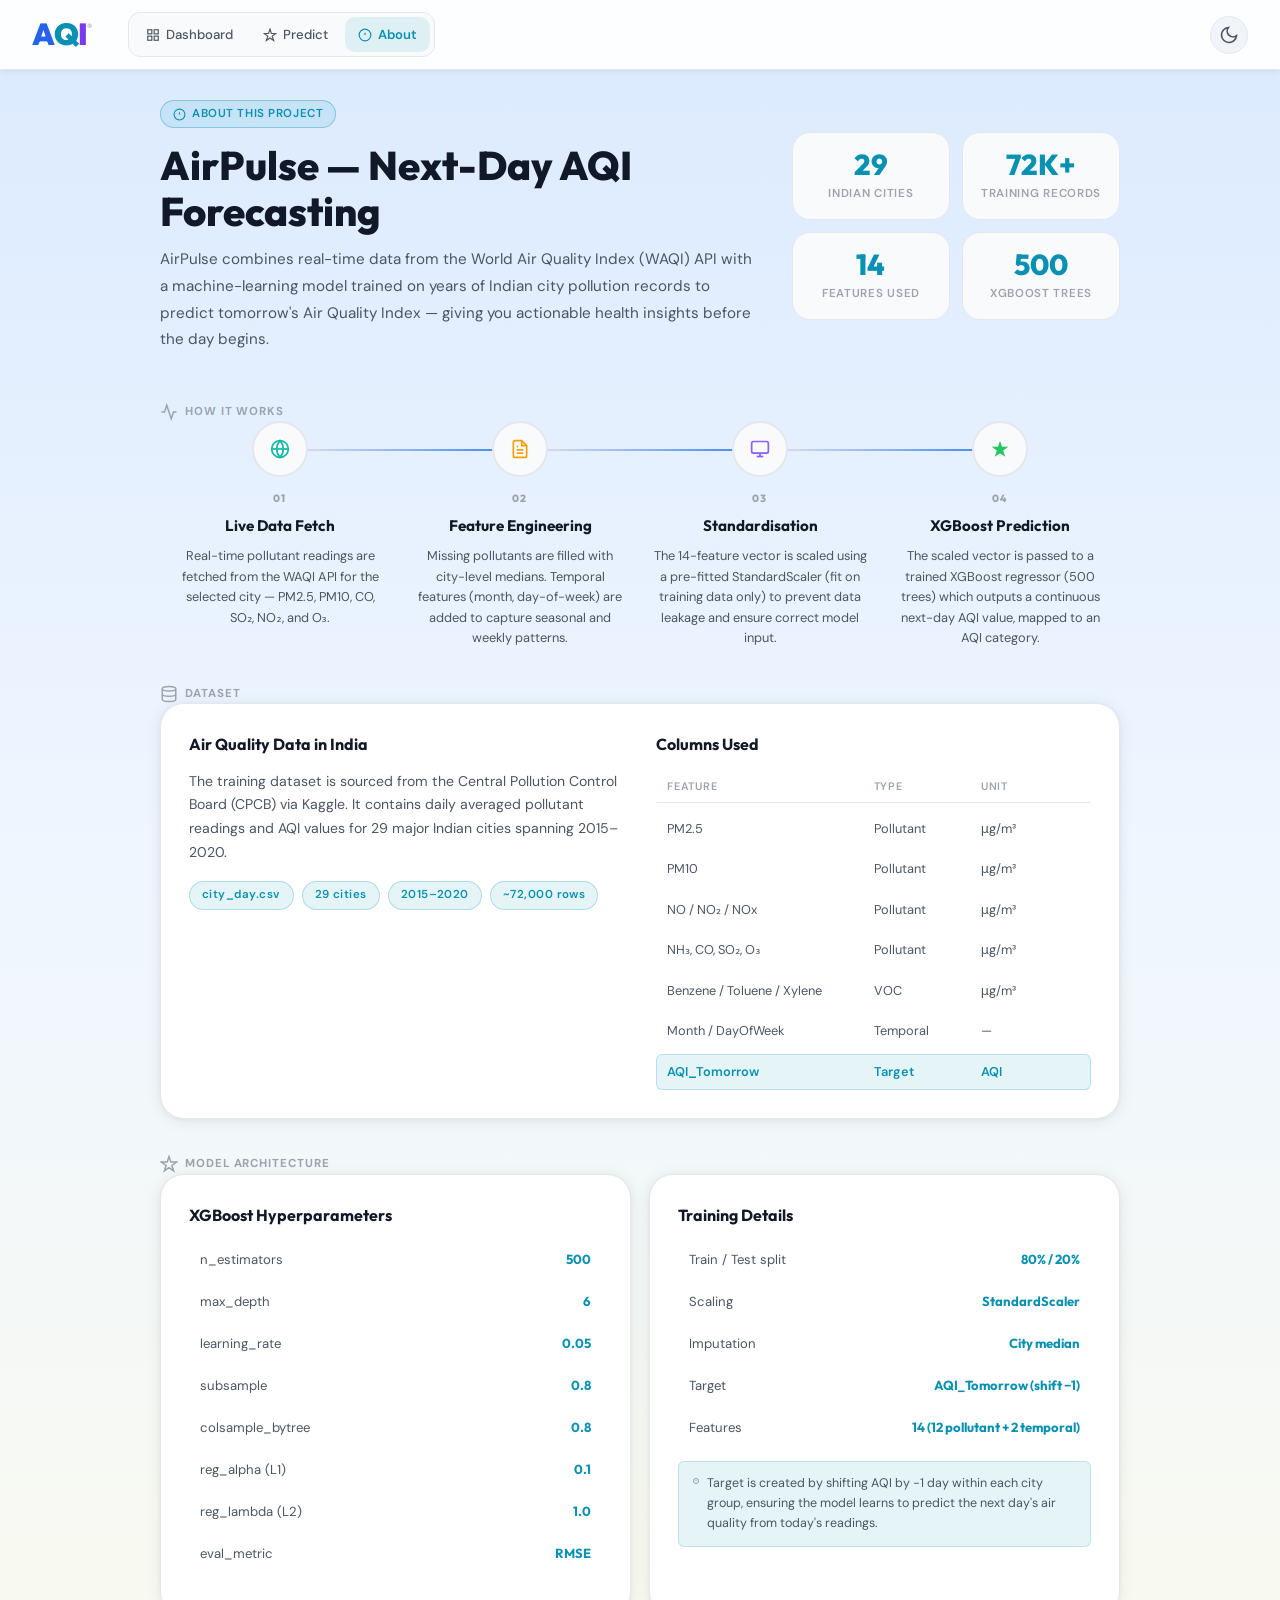
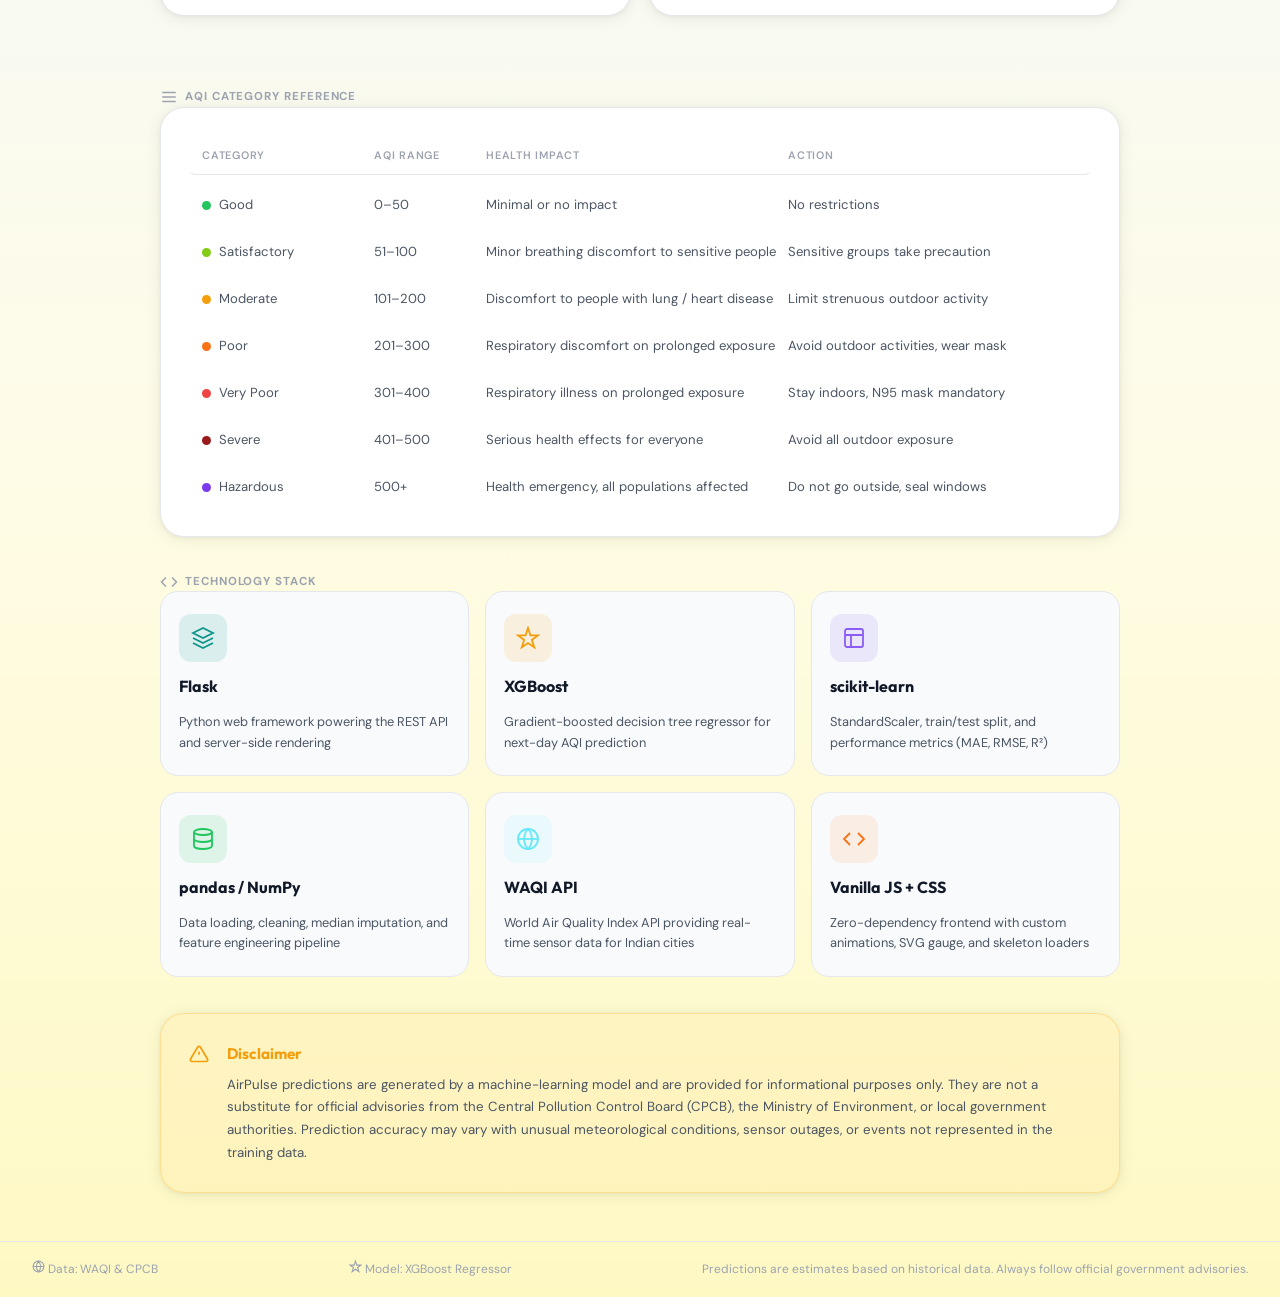
<file: templates/about.html>
<!DOCTYPE html>
<html lang="en" data-theme="light">
<head>
  <meta charset="UTF-8" />
  <meta name="viewport" content="width=device-width, initial-scale=1.0" />
  <title>About — AQI India</title>
  <link rel="preconnect" href="https://fonts.googleapis.com" />
  <link rel="preconnect" href="https://fonts.gstatic.com" crossorigin />
  <link href="https://fonts.googleapis.com/css2?family=Outfit:wght@300;400;500;600;700;800&family=DM+Sans:ital,wght@0,300;0,400;0,500;0,600;1,400&display=swap" rel="stylesheet" />
  <link rel="stylesheet" href="/static/css/style.css" />
</head>
<body>

  <!-- ══ HEADER ══════════════════════════════════════════════ -->
  <header class="site-header">
    <div class="header-inner" style="max-width:1280px;margin-inline:auto;padding-inline:clamp(14px,4vw,32px)">
      <a href="/" class="brand-logo" aria-label="AQI Home">
        <span class="logo-a">A</span><span class="logo-q">Q</span><span class="logo-i">I</span><sup class="logo-reg">®</sup>
      </a>
      <nav class="site-nav" style="margin-left:20px">
        <a href="/"        class="nav-link">
          <svg width="14" height="14" viewBox="0 0 24 24" fill="none" stroke="currentColor" stroke-width="2"><rect x="3" y="3" width="7" height="7"/><rect x="14" y="3" width="7" height="7"/><rect x="14" y="14" width="7" height="7"/><rect x="3" y="14" width="7" height="7"/></svg>
          Dashboard
        </a>
        <a href="/predict" class="nav-link">
          <svg width="14" height="14" viewBox="0 0 24 24" fill="none" stroke="currentColor" stroke-width="2"><path d="M12 2l2.4 7.4H22l-6.2 4.5 2.4 7.4L12 17l-6.2 4.3 2.4-7.4L2 9.4h7.6z"/></svg>
          Predict
        </a>
        <a href="/about"   class="nav-link nav-link--active">
          <svg width="14" height="14" viewBox="0 0 24 24" fill="none" stroke="currentColor" stroke-width="2"><circle cx="12" cy="12" r="10"/><line x1="12" y1="8" x2="12" y2="12"/><line x1="12" y1="16" x2="12.01" y2="16"/></svg>
          About
        </a>
      </nav>
      <div class="header-controls" style="margin-left:auto">
        <button class="theme-toggle-btn" id="themeToggle" aria-label="Toggle dark mode" title="Toggle theme">
          <svg class="icon-sun" width="20" height="20" viewBox="0 0 24 24" fill="none" stroke="currentColor" stroke-width="2"><circle cx="12" cy="12" r="5"/><line x1="12" y1="1" x2="12" y2="3"/><line x1="12" y1="21" x2="12" y2="23"/><line x1="4.22" y1="4.22" x2="5.64" y2="5.64"/><line x1="18.36" y1="18.36" x2="19.78" y2="19.78"/><line x1="1" y1="12" x2="3" y2="12"/><line x1="21" y1="12" x2="23" y2="12"/><line x1="4.22" y1="19.78" x2="5.64" y2="18.36"/><line x1="18.36" y1="5.64" x2="19.78" y2="4.22"/></svg>
          <svg class="icon-moon" width="20" height="20" viewBox="0 0 24 24" fill="none" stroke="currentColor" stroke-width="2"><path d="M21 12.79A9 9 0 1 1 11.21 3 7 7 0 0 0 21 12.79z"/></svg>
        </button>
      </div>
    </div>
  </header>
  <script>
    (function(){
      var t=localStorage.getItem('aqi-theme')||'light';
      document.documentElement.setAttribute('data-theme',t);
      document.addEventListener('DOMContentLoaded',function(){
        var btn=document.getElementById('themeToggle');
        if(btn) btn.addEventListener('click',function(){
          var cur=document.documentElement.getAttribute('data-theme')||'light';
          var next=cur==='light'?'dark':'light';
          document.documentElement.setAttribute('data-theme',next);
          localStorage.setItem('aqi-theme',next);
        });
      });
    })();
  </script>

  <!-- ══ MAIN ════════════════════════════════════════════════ -->
  <main class="main-content container" style="padding: 20px 160px ;">

    <!-- ── Hero ──────────────────────────────────────────── -->
    <section class="about-hero fade-section">
      <div class="about-hero-content">
        <div class="ai-badge" style="margin-bottom:14px">
          <svg width="13" height="13" viewBox="0 0 24 24" fill="none" stroke="currentColor" stroke-width="2"><circle cx="12" cy="12" r="10"/><line x1="12" y1="8" x2="12" y2="12"/><line x1="12" y1="16" x2="12.01" y2="16"/></svg>
          About This Project
        </div>
        <h1 class="about-title">AirPulse — Next-Day AQI Forecasting</h1>
        <p class="about-subtitle">
          AirPulse combines real-time data from the World Air Quality Index (WAQI) API with
          a machine-learning model trained on years of Indian city pollution records to predict
          tomorrow's Air Quality Index — giving you actionable health insights before the day begins.
        </p>
      </div>

      <!-- Quick Stats -->
      <div class="about-stats">
        <div class="stat-card">
          <div class="stat-value">29</div>
          <div class="stat-label">Indian Cities</div>
        </div>
        <div class="stat-card">
          <div class="stat-value">72K+</div>
          <div class="stat-label">Training Records</div>
        </div>
        <div class="stat-card">
          <div class="stat-value">14</div>
          <div class="stat-label">Features Used</div>
        </div>
        <div class="stat-card">
          <div class="stat-value">500</div>
          <div class="stat-label">XGBoost Trees</div>
        </div>
      </div>
    </section>

    <!-- ── How It Works ───────────────────────────────────── -->
    <section class="fade-section">
      <h2 class="section-heading">
        <svg width="18" height="18" viewBox="0 0 24 24" fill="none" stroke="currentColor" stroke-width="2"><polyline points="22 12 18 12 15 21 9 3 6 12 2 12"/></svg>
        How It Works
      </h2>
      <div class="pipeline">
        <div class="pipeline-step">
          <div class="step-icon" style="--step-color:#14B8A6">
            <svg width="20" height="20" viewBox="0 0 24 24" fill="none" stroke="currentColor" stroke-width="2"><circle cx="12" cy="12" r="10"/><line x1="2" y1="12" x2="22" y2="12"/><path d="M12 2a15.3 15.3 0 0 1 4 10 15.3 15.3 0 0 1-4 10 15.3 15.3 0 0 1-4-10 15.3 15.3 0 0 1 4-10z"/></svg>
          </div>
          <div class="step-body">
            <div class="step-num">01</div>
            <h3 class="step-title">Live Data Fetch</h3>
            <p class="step-desc">Real-time pollutant readings are fetched from the WAQI API for the selected city — PM2.5, PM10, CO, SO₂, NO₂, and O₃.</p>
          </div>
          <div class="step-connector"></div>
        </div>
        <div class="pipeline-step">
          <div class="step-icon" style="--step-color:#F59E0B">
            <svg width="20" height="20" viewBox="0 0 24 24" fill="none" stroke="currentColor" stroke-width="2"><path d="M14 2H6a2 2 0 0 0-2 2v16a2 2 0 0 0 2 2h12a2 2 0 0 0 2-2V8z"/><polyline points="14 2 14 8 20 8"/><line x1="16" y1="13" x2="8" y2="13"/><line x1="16" y1="17" x2="8" y2="17"/><polyline points="10 9 9 9 8 9"/></svg>
          </div>
          <div class="step-body">
            <div class="step-num">02</div>
            <h3 class="step-title">Feature Engineering</h3>
            <p class="step-desc">Missing pollutants are filled with city-level medians. Temporal features (month, day-of-week) are added to capture seasonal and weekly patterns.</p>
          </div>
          <div class="step-connector"></div>
        </div>
        <div class="pipeline-step">
          <div class="step-icon" style="--step-color:#8B5CF6">
            <svg width="20" height="20" viewBox="0 0 24 24" fill="none" stroke="currentColor" stroke-width="2"><rect x="2" y="3" width="20" height="14" rx="2" ry="2"/><line x1="8" y1="21" x2="16" y2="21"/><line x1="12" y1="17" x2="12" y2="21"/></svg>
          </div>
          <div class="step-body">
            <div class="step-num">03</div>
            <h3 class="step-title">Standardisation</h3>
            <p class="step-desc">The 14-feature vector is scaled using a pre-fitted StandardScaler (fit on training data only) to prevent data leakage and ensure correct model input.</p>
          </div>
          <div class="step-connector"></div>
        </div>
        <div class="pipeline-step">
          <div class="step-icon" style="--step-color:#22C55E">
            <svg width="20" height="20" viewBox="0 0 24 24" fill="currentColor"><path d="M12 2l2.4 7.4H22l-6.2 4.5 2.4 7.4L12 17l-6.2 4.3 2.4-7.4L2 9.4h7.6z"/></svg>
          </div>
          <div class="step-body">
            <div class="step-num">04</div>
            <h3 class="step-title">XGBoost Prediction</h3>
            <p class="step-desc">The scaled vector is passed to a trained XGBoost regressor (500 trees) which outputs a continuous next-day AQI value, mapped to an AQI category.</p>
          </div>
        </div>
      </div>
    </section>

    <!-- ── Dataset ────────────────────────────────────────── -->
    <section class="fade-section">
      <h2 class="section-heading">
        <svg width="18" height="18" viewBox="0 0 24 24" fill="none" stroke="currentColor" stroke-width="2"><ellipse cx="12" cy="5" rx="9" ry="3"/><path d="M21 12c0 1.66-4 3-9 3s-9-1.34-9-3"/><path d="M3 5v14c0 1.66 4 3 9 3s9-1.34 9-3V5"/></svg>
        Dataset
      </h2>
      <div class="card about-card">
        <div class="about-card-cols">
          <div class="about-card-col">
            <h3 class="about-card-title">Air Quality Data in India</h3>
            <p class="about-card-text">
              The training dataset is sourced from the Central Pollution Control Board (CPCB) via Kaggle.
              It contains daily averaged pollutant readings and AQI values for 29 major Indian cities
              spanning 2015–2020.
            </p>
            <div class="dataset-tags">
              <span class="dtag">city_day.csv</span>
              <span class="dtag">29 cities</span>
              <span class="dtag">2015–2020</span>
              <span class="dtag">~72,000 rows</span>
            </div>
          </div>
          <div class="about-card-col">
            <h3 class="about-card-title">Columns Used</h3>
            <div class="col-table">
              <div class="col-row col-row--head">
                <span>Feature</span><span>Type</span><span>Unit</span>
              </div>
              <div class="col-row"><span>PM2.5</span><span>Pollutant</span><span>μg/m³</span></div>
              <div class="col-row"><span>PM10</span><span>Pollutant</span><span>μg/m³</span></div>
              <div class="col-row"><span>NO / NO₂ / NOx</span><span>Pollutant</span><span>μg/m³</span></div>
              <div class="col-row"><span>NH₃, CO, SO₂, O₃</span><span>Pollutant</span><span>μg/m³</span></div>
              <div class="col-row"><span>Benzene / Toluene / Xylene</span><span>VOC</span><span>μg/m³</span></div>
              <div class="col-row"><span>Month / DayOfWeek</span><span>Temporal</span><span>—</span></div>
              <div class="col-row col-row--target"><span>AQI_Tomorrow</span><span>Target</span><span>AQI</span></div>
            </div>
          </div>
        </div>
      </div>
    </section>

    <!-- ── Model Details ──────────────────────────────────── -->
    <section class="fade-section">
      <h2 class="section-heading">
        <svg width="18" height="18" viewBox="0 0 24 24" fill="none" stroke="currentColor" stroke-width="2"><path d="M12 2l2.4 7.4H22l-6.2 4.5 2.4 7.4L12 17l-6.2 4.3 2.4-7.4L2 9.4h7.6z"/></svg>
        Model Architecture
      </h2>
      <div class="two-col-grid">
        <div class="card about-card">
          <h3 class="about-card-title">XGBoost Hyperparameters</h3>
          <div class="param-table">
            <div class="param-row"><span class="param-key">n_estimators</span><span class="param-val">500</span></div>
            <div class="param-row"><span class="param-key">max_depth</span><span class="param-val">6</span></div>
            <div class="param-row"><span class="param-key">learning_rate</span><span class="param-val">0.05</span></div>
            <div class="param-row"><span class="param-key">subsample</span><span class="param-val">0.8</span></div>
            <div class="param-row"><span class="param-key">colsample_bytree</span><span class="param-val">0.8</span></div>
            <div class="param-row"><span class="param-key">reg_alpha (L1)</span><span class="param-val">0.1</span></div>
            <div class="param-row"><span class="param-key">reg_lambda (L2)</span><span class="param-val">1.0</span></div>
            <div class="param-row"><span class="param-key">eval_metric</span><span class="param-val">RMSE</span></div>
          </div>
        </div>
        <div class="card about-card">
          <h3 class="about-card-title">Training Details</h3>
          <div class="param-table">
            <div class="param-row"><span class="param-key">Train / Test split</span><span class="param-val">80% / 20%</span></div>
            <div class="param-row"><span class="param-key">Scaling</span><span class="param-val">StandardScaler</span></div>
            <div class="param-row"><span class="param-key">Imputation</span><span class="param-val">City median</span></div>
            <div class="param-row"><span class="param-key">Target</span><span class="param-val">AQI_Tomorrow (shift −1)</span></div>
            <div class="param-row"><span class="param-key">Features</span><span class="param-val">14 (12 pollutant + 2 temporal)</span></div>
          </div>
          <div class="model-note">
            <svg width="14" height="14" viewBox="0 0 24 24" fill="none" stroke="currentColor" stroke-width="2"><circle cx="12" cy="12" r="10"/><line x1="12" y1="8" x2="12" y2="12"/><line x1="12" y1="16" x2="12.01" y2="16"/></svg>
            Target is created by shifting AQI by −1 day within each city group, ensuring the model learns to predict the next day's air quality from today's readings.
          </div>
        </div>
      </div>
    </section>

    <!-- ── AQI Reference ──────────────────────────────────── -->
    <section class="fade-section">
      <h2 class="section-heading">
        <svg width="18" height="18" viewBox="0 0 24 24" fill="none" stroke="currentColor" stroke-width="2"><line x1="3" y1="12" x2="21" y2="12"/><line x1="3" y1="6" x2="21" y2="6"/><line x1="3" y1="18" x2="21" y2="18"/></svg>
        AQI Category Reference
      </h2>
      <div class="card about-card">
        <div class="aqi-ref-table">
          <div class="aqi-ref-row aqi-ref-head">
            <span>Category</span><span>AQI Range</span><span>Health Impact</span><span>Action</span>
          </div>
          <div class="aqi-ref-row" style="--row-color:#22C55E">
            <span><span class="cat-dot"></span>Good</span>
            <span>0–50</span>
            <span>Minimal or no impact</span>
            <span>No restrictions</span>
          </div>
          <div class="aqi-ref-row" style="--row-color:#84CC16">
            <span><span class="cat-dot"></span>Satisfactory</span>
            <span>51–100</span>
            <span>Minor breathing discomfort to sensitive people</span>
            <span>Sensitive groups take precaution</span>
          </div>
          <div class="aqi-ref-row" style="--row-color:#F59E0B">
            <span><span class="cat-dot"></span>Moderate</span>
            <span>101–200</span>
            <span>Discomfort to people with lung / heart disease</span>
            <span>Limit strenuous outdoor activity</span>
          </div>
          <div class="aqi-ref-row" style="--row-color:#F97316">
            <span><span class="cat-dot"></span>Poor</span>
            <span>201–300</span>
            <span>Respiratory discomfort on prolonged exposure</span>
            <span>Avoid outdoor activities, wear mask</span>
          </div>
          <div class="aqi-ref-row" style="--row-color:#EF4444">
            <span><span class="cat-dot"></span>Very Poor</span>
            <span>301–400</span>
            <span>Respiratory illness on prolonged exposure</span>
            <span>Stay indoors, N95 mask mandatory</span>
          </div>
          <div class="aqi-ref-row" style="--row-color:#991B1B">
            <span><span class="cat-dot"></span>Severe</span>
            <span>401–500</span>
            <span>Serious health effects for everyone</span>
            <span>Avoid all outdoor exposure</span>
          </div>
          <div class="aqi-ref-row" style="--row-color:#7C3AED">
            <span><span class="cat-dot"></span>Hazardous</span>
            <span>500+</span>
            <span>Health emergency, all populations affected</span>
            <span>Do not go outside, seal windows</span>
          </div>
        </div>
      </div>
    </section>

    <!-- ── Tech Stack ─────────────────────────────────────── -->
    <section class="fade-section">
      <h2 class="section-heading">
        <svg width="18" height="18" viewBox="0 0 24 24" fill="none" stroke="currentColor" stroke-width="2"><polyline points="16 18 22 12 16 6"/><polyline points="8 6 2 12 8 18"/></svg>
        Technology Stack
      </h2>
      <div class="tech-grid">
        <div class="tech-card">
          <div class="tech-icon" style="background:rgba(13,148,136,0.12)">
            <svg width="24" height="24" viewBox="0 0 24 24" fill="none" stroke="#0D9488" stroke-width="1.8"><path d="M12 2L2 7l10 5 10-5-10-5z"/><path d="M2 17l10 5 10-5"/><path d="M2 12l10 5 10-5"/></svg>
          </div>
          <div class="tech-name">Flask</div>
          <div class="tech-desc">Python web framework powering the REST API and server-side rendering</div>
        </div>
        <div class="tech-card">
          <div class="tech-icon" style="background:rgba(245,158,11,0.12)">
            <svg width="24" height="24" viewBox="0 0 24 24" fill="none" stroke="#F59E0B" stroke-width="1.8"><path d="M12 2l2.4 7.4H22l-6.2 4.5 2.4 7.4L12 17l-6.2 4.3 2.4-7.4L2 9.4h7.6z"/></svg>
          </div>
          <div class="tech-name">XGBoost</div>
          <div class="tech-desc">Gradient-boosted decision tree regressor for next-day AQI prediction</div>
        </div>
        <div class="tech-card">
          <div class="tech-icon" style="background:rgba(139,92,246,0.12)">
            <svg width="24" height="24" viewBox="0 0 24 24" fill="none" stroke="#8B5CF6" stroke-width="1.8"><rect x="3" y="3" width="18" height="18" rx="2"/><path d="M3 9h18M9 21V9"/></svg>
          </div>
          <div class="tech-name">scikit-learn</div>
          <div class="tech-desc">StandardScaler, train/test split, and performance metrics (MAE, RMSE, R²)</div>
        </div>
        <div class="tech-card">
          <div class="tech-icon" style="background:rgba(34,197,94,0.12)">
            <svg width="24" height="24" viewBox="0 0 24 24" fill="none" stroke="#22C55E" stroke-width="1.8"><ellipse cx="12" cy="5" rx="9" ry="3"/><path d="M21 12c0 1.66-4 3-9 3s-9-1.34-9-3"/><path d="M3 5v14c0 1.66 4 3 9 3s9-1.34 9-3V5"/></svg>
          </div>
          <div class="tech-name">pandas / NumPy</div>
          <div class="tech-desc">Data loading, cleaning, median imputation, and feature engineering pipeline</div>
        </div>
        <div class="tech-card">
          <div class="tech-icon" style="background:rgba(103,232,249,0.10)">
            <svg width="24" height="24" viewBox="0 0 24 24" fill="none" stroke="#67E8F9" stroke-width="1.8"><circle cx="12" cy="12" r="10"/><line x1="2" y1="12" x2="22" y2="12"/><path d="M12 2a15.3 15.3 0 0 1 4 10 15.3 15.3 0 0 1-4 10 15.3 15.3 0 0 1-4-10 15.3 15.3 0 0 1 4-10z"/></svg>
          </div>
          <div class="tech-name">WAQI API</div>
          <div class="tech-desc">World Air Quality Index API providing real-time sensor data for Indian cities</div>
        </div>
        <div class="tech-card">
          <div class="tech-icon" style="background:rgba(249,115,22,0.10)">
            <svg width="24" height="24" viewBox="0 0 24 24" fill="none" stroke="#F97316" stroke-width="1.8"><polyline points="16 18 22 12 16 6"/><polyline points="8 6 2 12 8 18"/></svg>
          </div>
          <div class="tech-name">Vanilla JS + CSS</div>
          <div class="tech-desc">Zero-dependency frontend with custom animations, SVG gauge, and skeleton loaders</div>
        </div>
      </div>
    </section>

    <!-- ── Disclaimer ─────────────────────────────────────── -->
    <section class="fade-section">
      <div class="card disclaimer-card">
        <div class="disclaimer-icon">
          <svg width="20" height="20" viewBox="0 0 24 24" fill="none" stroke="currentColor" stroke-width="2"><path d="M10.29 3.86L1.82 18a2 2 0 0 0 1.71 3h16.94a2 2 0 0 0 1.71-3L13.71 3.86a2 2 0 0 0-3.42 0z"/><line x1="12" y1="9" x2="12" y2="13"/><line x1="12" y1="17" x2="12.01" y2="17"/></svg>
        </div>
        <div class="disclaimer-body">
          <h3 class="disclaimer-title">Disclaimer</h3>
          <p class="disclaimer-text">
            AirPulse predictions are generated by a machine-learning model and are provided for informational
            purposes only. They are not a substitute for official advisories from the Central Pollution Control
            Board (CPCB), the Ministry of Environment, or local government authorities.
            Prediction accuracy may vary with unusual meteorological conditions, sensor outages, or
            events not represented in the training data.
          </p>
        </div>
      </div>
    </section>

  </main>

  <!-- ══ FOOTER ══════════════════════════════════════════════ -->
  <footer class="site-footer">
    <div class="container footer-inner">
      <div class="footer-item">
        <svg width="13" height="13" viewBox="0 0 24 24" fill="none" stroke="currentColor" stroke-width="2"><circle cx="12" cy="12" r="10"/><line x1="2" y1="12" x2="22" y2="12"/><path d="M12 2a15.3 15.3 0 0 1 4 10 15.3 15.3 0 0 1-4 10 15.3 15.3 0 0 1-4-10 15.3 15.3 0 0 1 4-10z"/></svg>
        Data: WAQI &amp; CPCB
      </div>
      <div class="footer-item">
        <svg width="13" height="13" viewBox="0 0 24 24" fill="none" stroke="currentColor" stroke-width="2"><path d="M12 2l2.4 7.4H22l-6.2 4.5 2.4 7.4L12 17l-6.2 4.3 2.4-7.4L2 9.4h7.6z"/></svg>
        Model: XGBoost Regressor
      </div>
      <div class="footer-disclaimer">
        Predictions are estimates based on historical data. Always follow official government advisories.
      </div>
    </div>
  </footer>

  <script>
    // Staggered fade-in (no external JS file needed for about page)
    document.addEventListener('DOMContentLoaded', () => {
      const sections = document.querySelectorAll('.fade-section');
      const obs = new IntersectionObserver(entries => {
        entries.forEach(e => { if (e.isIntersecting) { e.target.classList.add('visible'); obs.unobserve(e.target); } });
      }, { threshold: 0.06 });
      sections.forEach((s, i) => { s.style.transitionDelay = i * 70 + 'ms'; obs.observe(s); });
    });
  </script>
</body>
</html>
</file>
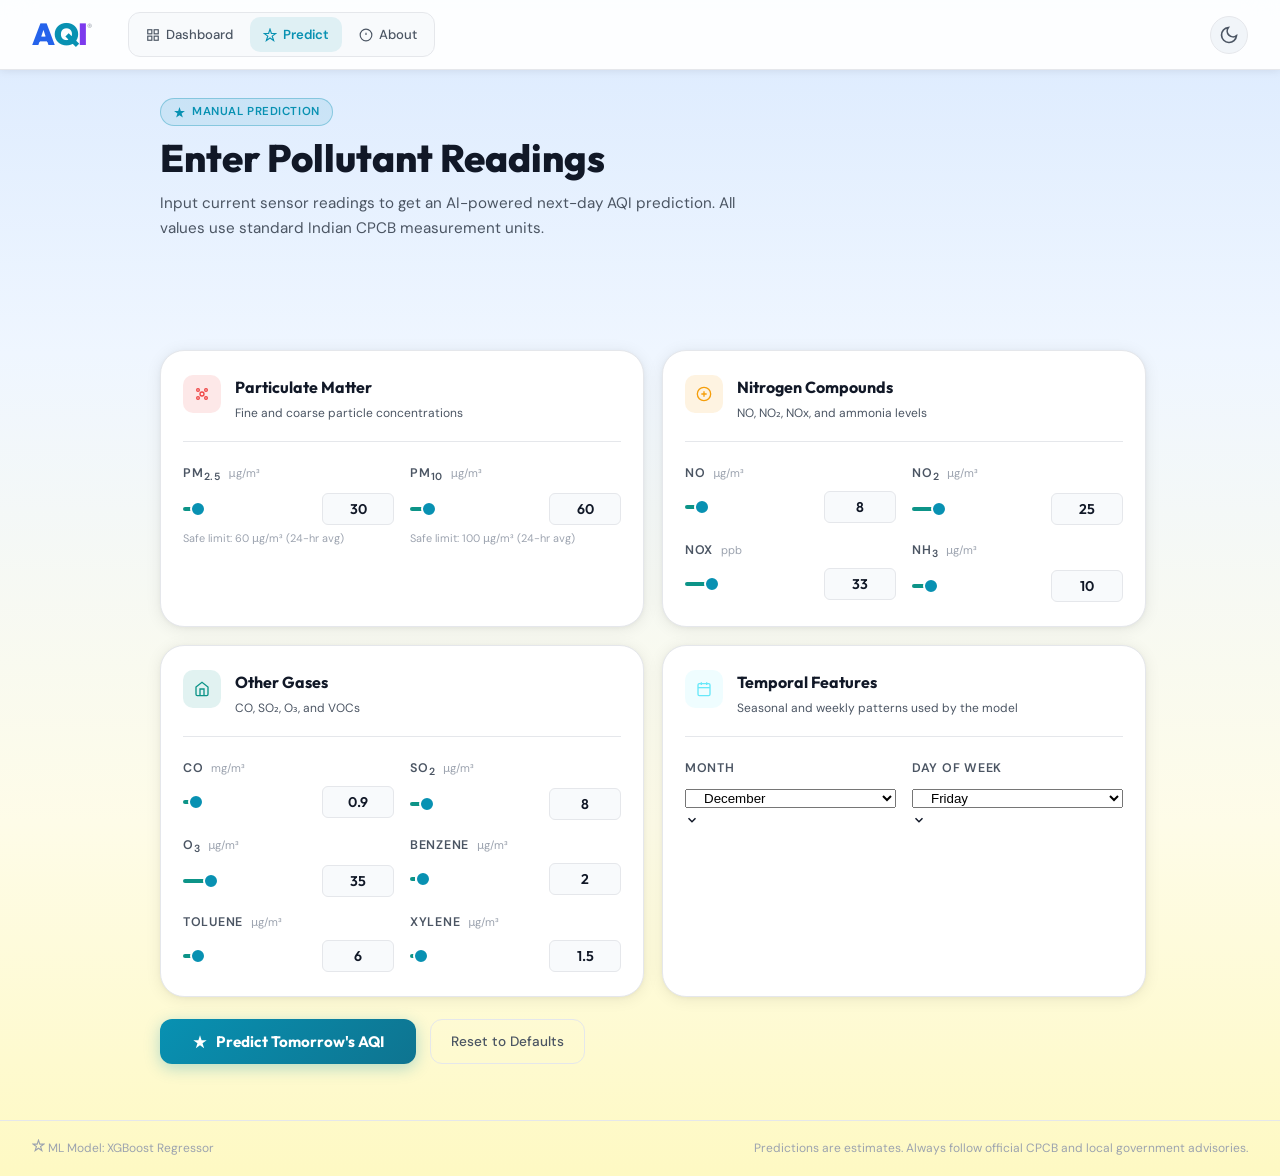
<file: templates/predict.html>
<!DOCTYPE html>
<html lang="en" data-theme="light">
<head>
  <meta charset="UTF-8" />
  <meta name="viewport" content="width=device-width, initial-scale=1.0" />
  <title>Manual Prediction — AQI India</title>
  <link rel="preconnect" href="https://fonts.googleapis.com" />
  <link rel="preconnect" href="https://fonts.gstatic.com" crossorigin />
  <link href="https://fonts.googleapis.com/css2?family=Outfit:wght@300;400;500;600;700;800&family=DM+Sans:ital,wght@0,300;0,400;0,500;0,600;1,400&display=swap" rel="stylesheet" />
  <link rel="stylesheet" href="/static/css/style.css" />
</head>
<body>

  <!-- ══ HEADER ══════════════════════════════════════════════ -->
  <header class="site-header">
    <div class="header-inner" style="max-width:1280px;margin-inline:auto;padding-inline:clamp(14px,4vw,32px)">
      <a href="/" class="brand-logo" aria-label="AQI Home">
        <span class="logo-a">A</span><span class="logo-q">Q</span><span class="logo-i">I</span><sup class="logo-reg">®</sup>
      </a>
      <nav class="site-nav" style="margin-left:20px">
        <a href="/"        class="nav-link">
          <svg width="14" height="14" viewBox="0 0 24 24" fill="none" stroke="currentColor" stroke-width="2"><rect x="3" y="3" width="7" height="7"/><rect x="14" y="3" width="7" height="7"/><rect x="14" y="14" width="7" height="7"/><rect x="3" y="14" width="7" height="7"/></svg>
          Dashboard
        </a>
        <a href="/predict" class="nav-link nav-link--active">
          <svg width="14" height="14" viewBox="0 0 24 24" fill="none" stroke="currentColor" stroke-width="2"><path d="M12 2l2.4 7.4H22l-6.2 4.5 2.4 7.4L12 17l-6.2 4.3 2.4-7.4L2 9.4h7.6z"/></svg>
          Predict
        </a>
        <a href="/about"   class="nav-link">
          <svg width="14" height="14" viewBox="0 0 24 24" fill="none" stroke="currentColor" stroke-width="2"><circle cx="12" cy="12" r="10"/><line x1="12" y1="8" x2="12" y2="12"/><line x1="12" y1="16" x2="12.01" y2="16"/></svg>
          About
        </a>
      </nav>
      <div class="header-controls" style="margin-left:auto">
        <button class="theme-toggle-btn" id="themeToggle" aria-label="Toggle dark mode" title="Toggle theme">
          <svg class="icon-sun" width="20" height="20" viewBox="0 0 24 24" fill="none" stroke="currentColor" stroke-width="2"><circle cx="12" cy="12" r="5"/><line x1="12" y1="1" x2="12" y2="3"/><line x1="12" y1="21" x2="12" y2="23"/><line x1="4.22" y1="4.22" x2="5.64" y2="5.64"/><line x1="18.36" y1="18.36" x2="19.78" y2="19.78"/><line x1="1" y1="12" x2="3" y2="12"/><line x1="21" y1="12" x2="23" y2="12"/><line x1="4.22" y1="19.78" x2="5.64" y2="18.36"/><line x1="18.36" y1="5.64" x2="19.78" y2="4.22"/></svg>
          <svg class="icon-moon" width="20" height="20" viewBox="0 0 24 24" fill="none" stroke="currentColor" stroke-width="2"><path d="M21 12.79A9 9 0 1 1 11.21 3 7 7 0 0 0 21 12.79z"/></svg>
        </button>
      </div>
    </div>
  </header>
  <script>
    (function(){
      var t=localStorage.getItem('aqi-theme')||'light';
      document.documentElement.setAttribute('data-theme',t);
      document.addEventListener('DOMContentLoaded',function(){
        var btn=document.getElementById('themeToggle');
        if(btn) btn.addEventListener('click',function(){
          var cur=document.documentElement.getAttribute('data-theme')||'light';
          var next=cur==='light'?'dark':'light';
          document.documentElement.setAttribute('data-theme',next);
          localStorage.setItem('aqi-theme',next);
        });
      });
    })();
  </script>

  <!-- ══ MAIN ════════════════════════════════════════════════ -->
  <main class="main-content container" style="padding: 20px 160px ;">

    <!-- Page title -->
    <div class="page-hero fade-section">
      <div class="page-hero-text">
        <div class="ai-badge" style="margin-bottom:10px">
          <svg width="13" height="13" viewBox="0 0 24 24" fill="currentColor"><path d="M12 2l2.4 7.4H22l-6.2 4.5 2.4 7.4L12 17l-6.2 4.3 2.4-7.4L2 9.4h7.6z"/></svg>
          Manual Prediction
        </div>
        <h1 class="page-title">Enter Pollutant Readings</h1>
        <p class="page-subtitle">
          Input current sensor readings to get an AI-powered next-day AQI prediction.
          All values use standard Indian CPCB measurement units.
        </p>
      </div>
    </div>

    <!-- ── Error toast ────────────────────────────────────── -->
    <div id="errorToast" class="toast" role="alert" aria-live="assertive">
      <svg width="18" height="18" viewBox="0 0 24 24" fill="none" stroke="currentColor" stroke-width="2">
        <circle cx="12" cy="12" r="10"/><line x1="12" y1="8" x2="12" y2="12"/><line x1="12" y1="16" x2="12.01" y2="16"/>
      </svg>
      <span id="errorToastMsg">Something went wrong.</span>
      <button class="toast-close" onclick="document.getElementById('errorToast').classList.remove('visible')">✕</button>
    </div>

    <form id="predictForm" autocomplete="off" novalidate>
      <div class="form-grid fade-section">

        <!-- ── Group 1: Particulate Matter ──────────────── -->
        <div class="form-group-card">
          <div class="form-group-header">
            <div class="form-group-icon" style="background:rgba(239,68,68,0.12); color:#EF4444">
              <svg width="16" height="16" viewBox="0 0 24 24" fill="none" stroke="currentColor" stroke-width="2"><circle cx="12" cy="12" r="3"/><circle cx="6" cy="6" r="2"/><circle cx="18" cy="6" r="2"/><circle cx="6" cy="18" r="2"/><circle cx="18" cy="18" r="2"/></svg>
            </div>
            <div>
              <div class="form-group-title">Particulate Matter</div>
              <div class="form-group-subtitle">Fine and coarse particle concentrations</div>
            </div>
          </div>
          <div class="form-fields">
            <div class="field-row">
              <div class="field-wrap">
                <label class="field-label">PM<sub>2.5</sub> <span class="field-unit">μg/m³</span></label>
                <div class="slider-input-group">
                  <input type="range"  class="slider" id="s_pm25" name="PM2.5"  min="0" max="500" step="0.5" value="30">
                  <input type="number" class="num-input" id="n_pm25" value="30"   min="0" max="999" step="0.1">
                </div>
                <div class="field-hint">Safe limit: 60 μg/m³ (24-hr avg)</div>
              </div>
              <div class="field-wrap">
                <label class="field-label">PM<sub>10</sub> <span class="field-unit">μg/m³</span></label>
                <div class="slider-input-group">
                  <input type="range"  class="slider" id="s_pm10" name="PM10"  min="0" max="600" step="1"   value="60">
                  <input type="number" class="num-input" id="n_pm10" value="60"   min="0" max="999" step="0.1">
                </div>
                <div class="field-hint">Safe limit: 100 μg/m³ (24-hr avg)</div>
              </div>
            </div>
          </div>
        </div>

        <!-- ── Group 2: Nitrogen Compounds ──────────────── -->
        <div class="form-group-card">
          <div class="form-group-header">
            <div class="form-group-icon" style="background:rgba(245,158,11,0.12); color:#F59E0B">
              <svg width="16" height="16" viewBox="0 0 24 24" fill="none" stroke="currentColor" stroke-width="2"><path d="M12 2C6.48 2 2 6.48 2 12s4.48 10 10 10 10-4.48 10-10S17.52 2 12 2z"/><path d="M8 12h8M12 8v8"/></svg>
            </div>
            <div>
              <div class="form-group-title">Nitrogen Compounds</div>
              <div class="form-group-subtitle">NO, NO₂, NOx, and ammonia levels</div>
            </div>
          </div>
          <div class="form-fields">
            <div class="field-row">
              <div class="field-wrap">
                <label class="field-label">NO <span class="field-unit">μg/m³</span></label>
                <div class="slider-input-group">
                  <input type="range"  class="slider" id="s_no"  name="NO"   min="0" max="100"  step="0.1" value="8">
                  <input type="number" class="num-input" id="n_no"  value="8"    min="0" max="999" step="0.1">
                </div>
              </div>
              <div class="field-wrap">
                <label class="field-label">NO<sub>2</sub> <span class="field-unit">μg/m³</span></label>
                <div class="slider-input-group">
                  <input type="range"  class="slider" id="s_no2" name="NO2"  min="0" max="150"  step="0.1" value="25">
                  <input type="number" class="num-input" id="n_no2" value="25"   min="0" max="999" step="0.1">
                </div>
              </div>
            </div>
            <div class="field-row">
              <div class="field-wrap">
                <label class="field-label">NOx <span class="field-unit">ppb</span></label>
                <div class="slider-input-group">
                  <input type="range"  class="slider" id="s_nox" name="NOx"  min="0" max="200"  step="0.1" value="33">
                  <input type="number" class="num-input" id="n_nox" value="33"   min="0" max="999" step="0.1">
                </div>
              </div>
              <div class="field-wrap">
                <label class="field-label">NH<sub>3</sub> <span class="field-unit">μg/m³</span></label>
                <div class="slider-input-group">
                  <input type="range"  class="slider" id="s_nh3" name="NH3"  min="0" max="100"  step="0.1" value="10">
                  <input type="number" class="num-input" id="n_nh3" value="10"   min="0" max="999" step="0.1">
                </div>
              </div>
            </div>
          </div>
        </div>

        <!-- ── Group 3: Other Gases ──────────────────────── -->
        <div class="form-group-card">
          <div class="form-group-header">
            <div class="form-group-icon" style="background:rgba(13,148,136,0.12); color:#0D9488">
              <svg width="16" height="16" viewBox="0 0 24 24" fill="none" stroke="currentColor" stroke-width="2"><path d="M3 9l9-7 9 7v11a2 2 0 0 1-2 2H5a2 2 0 0 1-2-2z"/><polyline points="9 22 9 12 15 12 15 22"/></svg>
            </div>
            <div>
              <div class="form-group-title">Other Gases</div>
              <div class="form-group-subtitle">CO, SO₂, O₃, and VOCs</div>
            </div>
          </div>
          <div class="form-fields">
            <div class="field-row">
              <div class="field-wrap">
                <label class="field-label">CO <span class="field-unit">mg/m³</span></label>
                <div class="slider-input-group">
                  <input type="range"  class="slider" id="s_co"  name="CO"      min="0" max="20"   step="0.01" value="0.9">
                  <input type="number" class="num-input" id="n_co"  value="0.9"   min="0" max="99"  step="0.01">
                </div>
              </div>
              <div class="field-wrap">
                <label class="field-label">SO<sub>2</sub> <span class="field-unit">μg/m³</span></label>
                <div class="slider-input-group">
                  <input type="range"  class="slider" id="s_so2" name="SO2"     min="0" max="100"  step="0.1"  value="8">
                  <input type="number" class="num-input" id="n_so2" value="8"    min="0" max="999" step="0.1">
                </div>
              </div>
            </div>
            <div class="field-row">
              <div class="field-wrap">
                <label class="field-label">O<sub>3</sub> <span class="field-unit">μg/m³</span></label>
                <div class="slider-input-group">
                  <input type="range"  class="slider" id="s_o3"  name="O3"      min="0" max="200"  step="0.1"  value="35">
                  <input type="number" class="num-input" id="n_o3"  value="35"   min="0" max="999" step="0.1">
                </div>
              </div>
              <div class="field-wrap">
                <label class="field-label">Benzene <span class="field-unit">μg/m³</span></label>
                <div class="slider-input-group">
                  <input type="range"  class="slider" id="s_ben" name="Benzene" min="0" max="50"   step="0.01" value="2">
                  <input type="number" class="num-input" id="n_ben" value="2"    min="0" max="99"  step="0.01">
                </div>
              </div>
            </div>
            <div class="field-row">
              <div class="field-wrap">
                <label class="field-label">Toluene <span class="field-unit">μg/m³</span></label>
                <div class="slider-input-group">
                  <input type="range"  class="slider" id="s_tol" name="Toluene" min="0" max="100"  step="0.01" value="6">
                  <input type="number" class="num-input" id="n_tol" value="6"    min="0" max="999" step="0.01">
                </div>
              </div>
              <div class="field-wrap">
                <label class="field-label">Xylene <span class="field-unit">μg/m³</span></label>
                <div class="slider-input-group">
                  <input type="range"  class="slider" id="s_xyl" name="Xylene"  min="0" max="50"   step="0.01" value="1.5">
                  <input type="number" class="num-input" id="n_xyl" value="1.5"  min="0" max="99"  step="0.01">
                </div>
              </div>
            </div>
          </div>
        </div>

        <!-- ── Group 4: Temporal ─────────────────────────── -->
        <div class="form-group-card">
          <div class="form-group-header">
            <div class="form-group-icon" style="background:rgba(103,232,249,0.10); color:#67E8F9">
              <svg width="16" height="16" viewBox="0 0 24 24" fill="none" stroke="currentColor" stroke-width="2"><rect x="3" y="4" width="18" height="18" rx="2" ry="2"/><line x1="16" y1="2" x2="16" y2="6"/><line x1="8" y1="2" x2="8" y2="6"/><line x1="3" y1="10" x2="21" y2="10"/></svg>
            </div>
            <div>
              <div class="form-group-title">Temporal Features</div>
              <div class="form-group-subtitle">Seasonal and weekly patterns used by the model</div>
            </div>
          </div>
          <div class="form-fields">
            <div class="field-row">
              <div class="field-wrap">
                <label class="field-label">Month</label>
                <div class="custom-select-wrapper" style="width:100%">
                  <select class="city-select" id="sel_month" name="Month" style="min-width:unset;width:100%;padding-left:14px">
                    <option value="1">January</option><option value="2">February</option>
                    <option value="3">March</option><option value="4">April</option>
                    <option value="5">May</option><option value="6">June</option>
                    <option value="7">July</option><option value="8">August</option>
                    <option value="9">September</option><option value="10">October</option>
                    <option value="11">November</option><option value="12">December</option>
                  </select>
                  <div class="select-arrow">
                    <svg width="14" height="14" viewBox="0 0 24 24" fill="none" stroke="currentColor" stroke-width="2.5"><polyline points="6 9 12 15 18 9"/></svg>
                  </div>
                </div>
              </div>
              <div class="field-wrap">
                <label class="field-label">Day of Week</label>
                <div class="custom-select-wrapper" style="width:100%">
                  <select class="city-select" id="sel_dow" name="DayOfWeek" style="min-width:unset;width:100%;padding-left:14px">
                    <option value="0">Monday</option><option value="1">Tuesday</option>
                    <option value="2">Wednesday</option><option value="3">Thursday</option>
                    <option value="4">Friday</option><option value="5">Saturday</option>
                    <option value="6">Sunday</option>
                  </select>
                  <div class="select-arrow">
                    <svg width="14" height="14" viewBox="0 0 24 24" fill="none" stroke="currentColor" stroke-width="2.5"><polyline points="6 9 12 15 18 9"/></svg>
                  </div>
                </div>
              </div>
            </div>
          </div>
        </div>

      </div><!-- /.form-grid -->

      <!-- Submit -->
      <div class="form-submit-row fade-section">
        <button type="submit" class="predict-btn" id="predictBtn">
          <span class="btn-inner" id="btnInner">
            <svg width="16" height="16" viewBox="0 0 24 24" fill="currentColor"><path d="M12 2l2.4 7.4H22l-6.2 4.5 2.4 7.4L12 17l-6.2 4.3 2.4-7.4L2 9.4h7.6z"/></svg>
            Predict Tomorrow's AQI
          </span>
          <span class="btn-spinner" id="btnSpinner" style="display:none">
            <span class="spinner"></span>
            Predicting…
          </span>
        </button>
        <button type="button" class="reset-btn" id="resetBtn">Reset to Defaults</button>
      </div>
    </form>

    <!-- ── Result Panel ──────────────────────────────────── -->
    <section class="result-section fade-section" id="resultSection" style="display:none">
      <div class="card result-card" id="resultCard">
        <div class="result-header">
          <div class="result-title-group">
            <div class="ai-badge">
              <svg width="13" height="13" viewBox="0 0 24 24" fill="currentColor"><path d="M12 2l2.4 7.4H22l-6.2 4.5 2.4 7.4L12 17l-6.2 4.3 2.4-7.4L2 9.4h7.6z"/></svg>
              Prediction Result
            </div>
            <h2 class="pred-heading">Tomorrow's Predicted AQI</h2>
          </div>
          <div class="pred-model-note">XGBoost · Trained on Indian city data</div>
        </div>

        <div class="result-body">
          <div class="pred-aqi-display">
            <div class="pred-aqi-box" id="resPredBox">
              <div class="pred-aqi-number" id="resPredNum">—</div>
              <div class="pred-aqi-label">AQI</div>
            </div>
            <div class="pred-aqi-meta">
              <div class="pred-category-badge" id="resCatBadge">—</div>
              <p class="pred-advice" id="resAdvice">—</p>
            </div>
          </div>

          <div class="result-scale">
            <div class="scale-bar-wrap">
              <div class="scale-bar">
                <div class="scale-segment" style="--seg-color:#22C55E"></div>
                <div class="scale-segment" style="--seg-color:#84CC16"></div>
                <div class="scale-segment" style="--seg-color:#F59E0B"></div>
                <div class="scale-segment" style="--seg-color:#F97316"></div>
                <div class="scale-segment" style="--seg-color:#EF4444"></div>
                <div class="scale-segment" style="--seg-color:#991B1B"></div>
                <div class="scale-segment" style="--seg-color:#581C87"></div>
              </div>
              <div class="scale-markers">
                <div class="scale-marker scale-marker--pred" id="resMarker" style="display:none">
                  <div class="marker-pin"></div>
                  <div class="marker-label">Predicted</div>
                </div>
              </div>
              <div class="scale-labels">
                <span>0</span><span>50</span><span>100</span><span>200</span>
                <span>300</span><span>400</span><span>500+</span>
              </div>
            </div>
          </div>

          <div class="recommendations" id="resRecs"></div>
        </div>
      </div>
    </section>

  </main>

  <!-- ══ FOOTER ══════════════════════════════════════════════ -->
  <footer class="site-footer">
    <div class="container footer-inner">
      <div class="footer-item">
        <svg width="13" height="13" viewBox="0 0 24 24" fill="none" stroke="currentColor" stroke-width="2"><path d="M12 2l2.4 7.4H22l-6.2 4.5 2.4 7.4L12 17l-6.2 4.3 2.4-7.4L2 9.4h7.6z"/></svg>
        ML Model: XGBoost Regressor
      </div>
      <div class="footer-disclaimer">
        Predictions are estimates. Always follow official CPCB and local government advisories.
      </div>
    </div>
  </footer>

  <script src="/static/js/predict.js"></script>
</body>
</html>
</file>
<file: static/css/style.css>
/* ══════════════════════════════════════════════════════════════
   AQI India — style.css
   Light mode default · Dark mode toggle · Matching AQI app image
   ══════════════════════════════════════════════════════════════ */

/* ─────────────────────────────────────────────────────────────
   CSS Variables — LIGHT MODE (default)
───────────────────────────────────────────────────────────── */
:root,
[data-theme="light"] {
  --bg-page:           linear-gradient(180deg, #dbeafe 0%, #eff6ff 30%, #fefce8 70%, #fef9c3 100%);
  --bg-header:         rgba(255, 255, 255, 0.92);
  --bg-card:           #ffffff;
  --bg-card-hover:     #f9fafb;
  --bg-search:         #f1f5f9;
  --bg-input:          #ffffff;
  --bg-autocomplete:   #ffffff;
  --bg-tab-active:     #eff6ff;
  --bg-side-card:      #ffffff;
  --bg-scale-info:     #f8fafc;
  --bg-empty:          #f1f5f9;

  --text-primary:      #111827;
  --text-secondary:    #4b5563;
  --text-muted:        #9ca3af;
  --text-link:         #2563eb;
  --text-brand-a:      #2563eb;
  --text-brand-q:      #0891b2;
  --text-brand-i:      #7c3aed;

  --border-color:      #e5e7eb;
  --border-active:     #3b82f6;
  --border-search:     #d1d5db;

  --shadow-card:       0 2px 16px rgba(0, 0, 0, 0.08), 0 1px 4px rgba(0, 0, 0, 0.04);
  --shadow-header:     0 1px 8px rgba(0, 0, 0, 0.08);
  --shadow-dropdown:   0 8px 24px rgba(0, 0, 0, 0.12);

  --teal:              #0891b2;
  --teal-light:        #06b6d4;
  --teal-dim:          rgba(8, 145, 178, 0.1);
  --amber:             #f59e0b;
  --danger:            #ef4444;
  --success:           #22c55e;

  --font-heading:      'Outfit', system-ui, sans-serif;
  --font-body:         'DM Sans', system-ui, sans-serif;

  --radius-sm:         6px;
  --radius-md:         12px;
  --radius-lg:         18px;
  --radius-xl:         24px;

  --transition:        all 0.22s cubic-bezier(0.4, 0, 0.2, 1);

  /* Icon visibility */
  --icon-sun-display:  none;
  --icon-moon-display: block;
}

/* ─────────────────────────────────────────────────────────────
   CSS Variables — DARK MODE
───────────────────────────────────────────────────────────── */
[data-theme="dark"] {
  --bg-page:           linear-gradient(180deg, #0a0f1c 0%, #0f172a 60%, #111827 100%);
  --bg-header:         rgba(10, 15, 28, 0.90);
  --bg-card:           #111827;
  --bg-card-hover:     #1e293b;
  --bg-search:         #1e293b;
  --bg-input:          #1e293b;
  --bg-autocomplete:   #1e293b;
  --bg-tab-active:     rgba(8, 145, 178, 0.12);
  --bg-side-card:      #111827;
  --bg-scale-info:     #0f172a;
  --bg-empty:          rgba(255,255,255,0.03);

  --text-primary:      #f1f5f9;
  --text-secondary:    #94a3b8;
  --text-muted:        #475569;
  --text-link:         #38bdf8;
  --text-brand-a:      #38bdf8;
  --text-brand-q:      #22d3ee;
  --text-brand-i:      #a78bfa;

  --border-color:      rgba(148, 163, 184, 0.12);
  --border-active:     rgba(8, 145, 178, 0.5);
  --border-search:     rgba(148, 163, 184, 0.18);

  --shadow-card:       0 4px 24px rgba(0, 0, 0, 0.45), 0 1px 4px rgba(0, 0, 0, 0.3);
  --shadow-header:     0 1px 0 rgba(148, 163, 184, 0.08);
  --shadow-dropdown:   0 8px 32px rgba(0, 0, 0, 0.5);

  --icon-sun-display:  block;
  --icon-moon-display: none;
}

/* ─────────────────────────────────────────────────────────────
   Reset & Base
───────────────────────────────────────────────────────────── */
*, *::before, *::after { box-sizing: border-box; margin: 0; padding: 0; }

html { scroll-behavior: smooth; }

body {
  background: var(--bg-page);
  color: var(--text-primary);
  font-family: var(--font-body);
  font-size: 15px;
  line-height: 1.6;
  min-height: 100vh;
  -webkit-font-smoothing: antialiased;
  -moz-osx-font-smoothing: grayscale;
  transition: background 0.3s ease, color 0.3s ease;
}

.sr-only {
  position: absolute; width: 1px; height: 1px;
  padding: 0; margin: -1px; overflow: hidden;
  clip: rect(0,0,0,0); white-space: nowrap; border: 0;
}

/* ─────────────────────────────────────────────────────────────
   Header
───────────────────────────────────────────────────────────── */
.site-header {
  position: sticky;
  top: 0;
  z-index: 200;
  background: var(--bg-header);
  backdrop-filter: blur(16px);
  -webkit-backdrop-filter: blur(16px);
  border-bottom: 1px solid var(--border-color);
  box-shadow: var(--shadow-header);
  padding: 12px 0;
  transition: background 0.3s ease;
}

.header-inner {
  max-width: 1280px;
  margin-inline: auto;
  padding-inline: clamp(14px, 4vw, 32px);
  display: flex;
  align-items: center;
  gap: 16px;
}

/* ── Brand Logo ── */
.brand-logo {
  text-decoration: none;
  display: flex;
  align-items: flex-start;
  flex-shrink: 0;
  line-height: 1;
  gap: 0;
}

.logo-a { font-family: var(--font-heading); font-size: 1.9rem; font-weight: 900; color: var(--text-brand-a); letter-spacing: -1px; }
.logo-q { font-family: var(--font-heading); font-size: 1.9rem; font-weight: 900; color: var(--text-brand-q); letter-spacing: -1px; }
.logo-i { font-family: var(--font-heading); font-size: 1.9rem; font-weight: 900; color: var(--text-brand-i); letter-spacing: -1px; }
.logo-reg { font-size: 0.65rem; font-weight: 400; color: var(--text-muted); margin-top: 4px; }

/* ── Search Wrap ── */
.search-wrap {
  flex: 1;
  max-width: 540px;
  position: relative;
}

.search-box {
  display: flex;
  align-items: center;
  gap: 10px;
  background: var(--bg-input);
  border: 1.5px solid var(--border-search);
  border-radius: 50px;
  padding: 9px 14px;
  transition: var(--transition);
  box-shadow: 0 1px 4px rgba(0,0,0,0.06);
}

.search-box:focus-within {
  border-color: var(--border-active);
  box-shadow: 0 0 0 3px rgba(59, 130, 246, 0.12);
}

.search-icon { color: var(--text-muted); flex-shrink: 0; }

.search-input {
  flex: 1;
  border: none;
  background: transparent;
  color: var(--text-primary);
  font-family: var(--font-body);
  font-size: 0.92rem;
  outline: none;
  min-width: 0;
}

.search-input::placeholder { color: var(--text-muted); }

.gps-btn {
  background: none;
  border: none;
  cursor: pointer;
  color: var(--teal);
  display: flex;
  align-items: center;
  padding: 2px;
  border-radius: 50%;
  transition: var(--transition);
  flex-shrink: 0;
}
.gps-btn:hover { color: var(--teal-light); background: var(--teal-dim); }

/* Autocomplete Dropdown */
.autocomplete-list {
  position: absolute;
  top: calc(100% + 8px);
  left: 0; right: 0;
  background: var(--bg-autocomplete);
  border: 1px solid var(--border-color);
  border-radius: var(--radius-md);
  box-shadow: var(--shadow-dropdown);
  max-height: 280px;
  overflow-y: auto;
  list-style: none;
  z-index: 300;
  display: none;
  scrollbar-width: thin;
}

.autocomplete-list.open { display: block; }

.autocomplete-item {
  display: flex;
  align-items: center;
  gap: 10px;
  padding: 10px 16px;
  cursor: pointer;
  font-size: 0.88rem;
  color: var(--text-secondary);
  transition: var(--transition);
  border-radius: var(--radius-sm);
  margin: 2px 4px;
}

.autocomplete-item:hover,
.autocomplete-item.highlighted {
  background: var(--teal-dim);
  color: var(--text-primary);
}

.autocomplete-item svg { color: var(--text-muted); flex-shrink: 0; }
.autocomplete-item mark { background: none; color: var(--teal); font-weight: 600; }

/* ── Header Controls ── */
.header-controls {
  display: flex;
  align-items: center;
  gap: 8px;
  flex-shrink: 0;
}

.theme-toggle-btn {
  background: var(--bg-search);
  border: 1px solid var(--border-color);
  border-radius: 50%;
  width: 38px;
  height: 38px;
  display: flex;
  align-items: center;
  justify-content: center;
  cursor: pointer;
  color: var(--text-secondary);
  transition: var(--transition);
}
.theme-toggle-btn:hover { color: var(--text-primary); border-color: var(--border-active); }

.icon-sun  { display: var(--icon-sun-display);  color: #f59e0b; }
.icon-moon { display: var(--icon-moon-display); }

.menu-wrap {
  position: relative;
}

.menu-btn {
  background: var(--bg-search);
  border: 1px solid var(--border-color);
  border-radius: var(--radius-sm);
  width: 38px;
  height: 38px;
  display: flex;
  flex-direction: column;
  align-items: center;
  justify-content: center;
  gap: 4px;
  cursor: pointer;
  transition: var(--transition);
}
.menu-btn:hover,
.menu-btn[aria-expanded="true"] {
  border-color: var(--border-active);
  background: var(--bg-tab-active);
}
.menu-btn span {
  display: block;
  width: 18px; height: 2px;
  background: var(--text-secondary);
  border-radius: 2px;
  transition: var(--transition);
}
/* Animate to X when open */
.menu-btn[aria-expanded="true"] span:nth-child(1) {
  transform: translateY(6px) rotate(45deg);
}
.menu-btn[aria-expanded="true"] span:nth-child(2) {
  opacity: 0;
  transform: scaleX(0);
}
.menu-btn[aria-expanded="true"] span:nth-child(3) {
  transform: translateY(-6px) rotate(-45deg);
}

/* Nav Dropdown */
.nav-dropdown {
  position: absolute;
  top: calc(100% + 8px);
  right: 0;
  min-width: 180px;
  background: var(--bg-autocomplete);
  border: 1px solid var(--border-color);
  border-radius: var(--radius-md);
  box-shadow: var(--shadow-dropdown);
  padding: 6px;
  display: flex;
  flex-direction: column;
  gap: 2px;
  z-index: 300;
  opacity: 0;
  transform: translateY(-8px) scale(0.97);
  pointer-events: none;
  transition: opacity 0.18s ease, transform 0.18s ease;
}
.nav-dropdown.open {
  opacity: 1;
  transform: translateY(0) scale(1);
  pointer-events: auto;
}

.nav-dropdown-item {
  display: flex;
  align-items: center;
  gap: 10px;
  padding: 10px 14px;
  border-radius: var(--radius-sm);
  font-size: 0.88rem;
  font-weight: 500;
  color: var(--text-secondary);
  text-decoration: none;
  transition: var(--transition);
}
.nav-dropdown-item:hover {
  background: var(--bg-tab-active);
  color: var(--text-brand-a);
}
.nav-dropdown-item.nav-dropdown-active {
  color: var(--text-brand-a);
  background: var(--bg-tab-active);
}
.nav-dropdown-item svg {
  flex-shrink: 0;
  color: currentColor;
}

/* ─────────────────────────────────────────────────────────────
   Main Content
───────────────────────────────────────────────────────────── */
.main-content {
  min-height: calc(100vh - 65px);
  padding-block: 24px 40px;
}

.page-container {
  max-width: 1280px;
  margin-inline: auto;
  padding-inline: clamp(14px, 4vw, 32px);
}

/* ── Toast ── */
.toast {
  display: flex;
  align-items: center;
  gap: 10px;
  background: rgba(239, 68, 68, 0.10);
  border: 1px solid rgba(239, 68, 68, 0.30);
  color: #dc2626;
  border-radius: var(--radius-md);
  padding: 12px 16px;
  font-size: 0.85rem;
  margin-bottom: 20px;
  opacity: 0;
  pointer-events: none;
  transform: translateY(-8px);
  transition: opacity 0.28s ease, transform 0.28s ease;
}
[data-theme="dark"] .toast { color: #fca5a5; }
.toast.visible { opacity: 1; pointer-events: all; transform: translateY(0); }
.toast-close { background: none; border: none; color: inherit; cursor: pointer; font-size: 0.85rem; margin-left: auto; padding: 0 4px; opacity: 0.7; }
.toast-close:hover { opacity: 1; }

/* ─────────────────────────────────────────────────────────────
   Content Layout (2-column)
───────────────────────────────────────────────────────────── */
.content-layout {
  display: grid;
  grid-template-columns: 1fr 300px;
  gap: 20px;
  align-items: start;
}

@media (max-width: 1024px) { .content-layout { grid-template-columns: 1fr; } }

/* ─────────────────────────────────────────────────────────────
   AQI Main Card
───────────────────────────────────────────────────────────── */
.aqi-main-card {
  background: var(--bg-card);
  border-radius: var(--radius-xl);
  box-shadow: var(--shadow-card);
  border: 1px solid var(--border-color);
  overflow: hidden;
  transition: background 0.3s ease;
}

/* ── Tab Bar ── */
.tab-bar {
  display: flex;
  align-items: center;
  justify-content: space-between;
  padding: 14px 20px 0;
  border-bottom: 1px solid var(--border-color);
}

.tabs-left { display: flex; align-items: center; gap: 4px; }
.tabs-right { display: flex; align-items: center; gap: 6px; padding-bottom: 12px; }

.tab-btn {
  display: flex;
  align-items: center;
  gap: 6px;
  background: none;
  border: none;
  border-bottom: 2.5px solid transparent;
  padding: 8px 14px 12px;
  font-family: var(--font-body);
  font-size: 0.88rem;
  font-weight: 500;
  color: var(--text-muted);
  cursor: pointer;
  transition: var(--transition);
  margin-bottom: -1px;
}

.tab-btn.tab-active {
  color: #2563eb;
  border-bottom-color: #2563eb;
  font-weight: 600;
}

.tab-btn.tab-disabled {
  opacity: 0.5;
  cursor: not-allowed;
}

.tab-btn:not(.tab-active):not(.tab-disabled):hover {
  color: var(--text-secondary);
}

.icon-action-btn {
  background: none;
  border: 1.5px solid var(--border-color);
  border-radius: 50%;
  width: 34px; height: 34px;
  display: flex;
  align-items: center;
  justify-content: center;
  cursor: pointer;
  color: var(--text-muted);
  transition: var(--transition);
}
.icon-action-btn:hover { color: var(--danger); border-color: var(--danger); }
#shareBtn:hover { color: var(--teal); border-color: var(--teal); }

/* ── Card Body ── */
.card-body { padding: 22px 24px 28px; }

.aqi-page-title {
  font-family: var(--font-heading);
  font-size: 1.35rem;
  font-weight: 700;
  color: var(--text-primary);
  margin-bottom: 6px;
  line-height: 1.25;
}

.city-display {
  display: flex;
  align-items: center;
  gap: 6px;
  color: var(--text-link);
  font-size: 0.88rem;
  font-weight: 500;
  margin-bottom: 20px;
  cursor: default;
}
.city-display svg { color: var(--text-link); flex-shrink: 0; }

/* ── Empty State ── */
.empty-state {
  text-align: center;
  padding: 40px 20px 32px;
}

.empty-icon {
  font-size: 3.5rem;
  margin-bottom: 14px;
  animation: float 3s ease-in-out infinite;
}

@keyframes float {
  0%, 100% { transform: translateY(0); }
  50%       { transform: translateY(-8px); }
}

.empty-title {
  font-family: var(--font-heading);
  font-size: 1.1rem;
  font-weight: 700;
  color: var(--text-primary);
  margin-bottom: 8px;
}

.empty-sub {
  font-size: 0.87rem;
  color: var(--text-muted);
  max-width: 380px;
  margin-inline: auto;
  line-height: 1.65;
  margin-bottom: 22px;
}

.quick-cities {
  display: flex;
  align-items: center;
  flex-wrap: wrap;
  gap: 8px;
  justify-content: center;
}

.quick-label {
  font-size: 0.78rem;
  color: var(--text-muted);
  font-weight: 500;
}

.quick-city-btn {
  background: var(--teal-dim);
  border: 1px solid rgba(8,145,178,0.25);
  border-radius: 50px;
  padding: 5px 14px;
  font-size: 0.82rem;
  font-weight: 600;
  color: var(--teal);
  cursor: pointer;
  transition: var(--transition);
}
.quick-city-btn:hover {
  background: var(--teal);
  color: #fff;
  border-color: var(--teal);
}

/* ── Loading State ── */
.loading-state {
  display: flex;
  flex-direction: column;
  align-items: center;
  gap: 16px;
  padding: 48px 20px;
}

.loading-spinner { width: 48px; height: 48px; position: relative; }

.spinner-ring {
  width: 100%; height: 100%;
  border-radius: 50%;
  border: 3px solid var(--border-color);
  border-top-color: var(--teal);
  animation: spin 0.8s linear infinite;
}

@keyframes spin { to { transform: rotate(360deg); } }

.loading-text {
  font-size: 0.88rem;
  color: var(--text-muted);
}

/* ─────────────────────────────────────────────────────────────
   AQI Data Content
───────────────────────────────────────────────────────────── */
.aqi-data-content { display: flex; flex-direction: column; gap: 22px; }

/* ── Live AQI Section ── */
.live-aqi-section {
  display: flex;
  align-items: flex-start;
  justify-content: space-between;
  gap: 20px;
  flex-wrap: wrap;
}

.live-left-col { display: flex; flex-direction: column; gap: 6px; }

.live-label-row {
  display: flex;
  align-items: center;
  gap: 8px;
}

.live-dot {
  width: 12px; height: 12px;
  border-radius: 50%;
  background: #ef4444;
  box-shadow: 0 0 0 0 rgba(239, 68, 68, 0.5);
  animation: pulse-live 2s ease-in-out infinite;
}

@keyframes pulse-live {
  0%   { box-shadow: 0 0 0 0 rgba(239, 68, 68, 0.5); }
  70%  { box-shadow: 0 0 0 8px rgba(239, 68, 68, 0); }
  100% { box-shadow: 0 0 0 0 rgba(239, 68, 68, 0); }
}

.live-label-text {
  font-size: 0.82rem;
  font-weight: 600;
  color: var(--text-secondary);
  text-transform: uppercase;
  letter-spacing: 0.06em;
}

.aqi-number-wrap {
  display: flex;
  align-items: baseline;
  gap: 8px;
}

.aqi-big-number {
  font-family: var(--font-heading);
  font-size: 4.2rem;
  font-weight: 800;
  line-height: 1;
  color: var(--amber);
  transition: color 0.5s ease;
}

.aqi-us-tag {
  font-size: 0.8rem;
  font-weight: 500;
  color: var(--text-muted);
  align-self: flex-end;
  padding-bottom: 8px;
}

.live-right-col {
  display: flex;
  flex-direction: column;
  align-items: flex-start;
  gap: 8px;
  padding-top: 22px;
}

.air-quality-label-text {
  font-size: 0.82rem;
  color: var(--text-secondary);
  font-weight: 500;
}

.aqi-category-badge {
  padding: 8px 20px;
  border-radius: var(--radius-md);
  font-size: 1rem;
  font-weight: 700;
  color: var(--amber);
  background: rgba(245, 158, 11, 0.12);
  border: 1px solid rgba(245, 158, 11, 0.25);
  transition: color 0.4s ease, background 0.4s ease, border-color 0.4s ease;
  min-width: 120px;
  text-align: center;
}

/* ── PM Values ── */
.pm-values-row {
  display: flex;
  align-items: center;
  gap: 24px;
  flex-wrap: wrap;
  padding: 14px 0;
  border-top: 1px solid var(--border-color);
  border-bottom: 1px solid var(--border-color);
}

.pm-divider {
  width: 1px;
  height: 24px;
  background: var(--border-color);
}

.pm-item {
  display: flex;
  align-items: center;
  gap: 8px;
}

.pm-label {
  font-size: 0.88rem;
  color: var(--text-secondary);
  font-weight: 500;
}

.pm-value {
  font-family: var(--font-heading);
  font-size: 0.95rem;
  font-weight: 700;
  color: var(--text-primary);
}

/* ── AQI Scale Bar ── */
.aqi-scale-section { display: flex; flex-direction: column; gap: 6px; }

.scale-top-labels {
  display: flex;
  justify-content: space-between;
  font-size: 0.68rem;
  font-weight: 600;
  color: var(--text-secondary);
}

.scale-bar-container {
  position: relative;
  padding-block: 6px;
}

.scale-gradient-bar {
  height: 10px;
  border-radius: 5px;
  background: linear-gradient(to right,
    #22c55e 0%,
    #84cc16 16.6%,
    #eab308 33.3%,
    #f97316 50%,
    #ef4444 66.6%,
    #991b1b 83.3%,
    #581c87 100%
  );
  box-shadow: 0 2px 8px rgba(0,0,0,0.15);
}

.scale-dot-track {
  position: absolute;
  top: 0; left: 0; right: 0; bottom: 0;
  pointer-events: none;
}

.scale-marker-dot {
  position: absolute;
  top: 50%;
  transform: translate(-50%, -50%);
  width: 22px; height: 22px;
  border-radius: 50%;
  background: #fff;
  border: 2.5px solid #fff;
  box-shadow: 0 2px 8px rgba(0,0,0,0.25);
  display: flex;
  align-items: center;
  justify-content: center;
  transition: left 0.8s cubic-bezier(0.34, 1.56, 0.64, 1);
}

.scale-dot-inner {
  width: 10px; height: 10px;
  border-radius: 50%;
  background: var(--amber);
}

.scale-bottom-nums {
  display: flex;
  justify-content: space-between;
  font-size: 0.65rem;
  color: var(--text-muted);
  font-weight: 500;
}

/* ─────────────────────────────────────────────────────────────
   Pollutants Detail Grid
───────────────────────────────────────────────────────────── */
.pollutants-detail-section { display: flex; flex-direction: column; gap: 14px; }

.section-heading {
  display: flex;
  align-items: center;
  gap: 7px;
  font-size: 0.72rem;
  font-weight: 700;
  letter-spacing: 0.08em;
  text-transform: uppercase;
  color: var(--text-muted);
}

.pollutants-detail-grid {
  display: grid;
  grid-template-columns: repeat(3, 1fr);
  gap: 12px;
}

@media (max-width: 600px) {
  .pollutants-detail-grid { grid-template-columns: repeat(2, 1fr); }
}

@media (max-width: 380px) {
  .pollutants-detail-grid { grid-template-columns: 1fr; }
}

.pollutant-detail-card {
  background: var(--bg-scale-info);
  border: 1px solid var(--border-color);
  border-radius: var(--radius-md);
  padding: 14px 12px;
  display: flex;
  flex-direction: column;
  gap: 8px;
  transition: var(--transition);
  cursor: default;
}

.pollutant-detail-card:hover {
  border-color: var(--border-active);
  box-shadow: 0 4px 12px rgba(0,0,0,0.06);
  transform: translateY(-2px);
}

.poll-card-header {
  display: flex;
  align-items: center;
  gap: 8px;
}

.poll-emoji {
  width: 30px; height: 30px;
  border-radius: 8px;
  background: var(--teal-dim);
  display: flex;
  align-items: center;
  justify-content: center;
  font-size: 1rem;
  flex-shrink: 0;
}

.poll-name {
  font-size: 0.76rem;
  font-weight: 700;
  color: var(--text-secondary);
  text-transform: uppercase;
  letter-spacing: 0.05em;
}

.poll-name sub { font-size: 0.58rem; }

.poll-value-row {
  display: flex;
  align-items: baseline;
  gap: 4px;
}

.poll-value {
  font-family: var(--font-heading);
  font-size: 1.4rem;
  font-weight: 700;
  color: var(--text-primary);
  line-height: 1;
}

.poll-unit {
  font-size: 0.68rem;
  color: var(--text-muted);
}

.poll-bar-wrap {
  height: 4px;
  background: var(--border-color);
  border-radius: 2px;
  overflow: hidden;
}

.poll-bar {
  height: 100%;
  border-radius: 2px;
  width: 0%;
  transition: width 1s cubic-bezier(0.34, 1.56, 0.64, 1);
}

/* ─────────────────────────────────────────────────────────────
   Health Advisory
───────────────────────────────────────────────────────────── */
.health-advisory {
  background: rgba(245, 158, 11, 0.06);
  border: 1px solid rgba(245, 158, 11, 0.22);
  border-radius: var(--radius-md);
  padding: 16px 18px;
}

.advisory-header {
  display: flex;
  align-items: center;
  gap: 7px;
  font-size: 0.78rem;
  font-weight: 700;
  text-transform: uppercase;
  letter-spacing: 0.07em;
  color: var(--amber);
  margin-bottom: 10px;
}

.advisory-text {
  font-size: 0.87rem;
  color: var(--text-secondary);
  line-height: 1.65;
  margin-bottom: 12px;
}

.advisory-recs {
  list-style: none;
  display: flex;
  flex-direction: column;
  gap: 7px;
}

.advisory-recs li {
  display: flex;
  align-items: flex-start;
  gap: 8px;
  font-size: 0.83rem;
  color: var(--text-secondary);
  line-height: 1.5;
}

.advisory-recs li::before {
  content: '';
  width: 6px; height: 6px;
  border-radius: 50%;
  background: var(--amber);
  margin-top: 6px;
  flex-shrink: 0;
}

/* ─────────────────────────────────────────────────────────────
   2-Day Forecast
───────────────────────────────────────────────────────────── */
.multi-day-forecast {
  background: linear-gradient(135deg, rgba(8,145,178,0.06), transparent);
  border: 1px solid var(--border-active);
  border-radius: var(--radius-md);
  padding: 16px 18px;
}

.forecast-header {
  display: flex;
  align-items: center;
  gap: 10px;
  margin-bottom: 14px;
}

.ai-chip {
  display: inline-flex;
  align-items: center;
  gap: 5px;
  background: var(--teal-dim);
  border: 1px solid rgba(8,145,178,0.35);
  border-radius: 40px;
  padding: 3px 10px;
  font-size: 0.68rem;
  font-weight: 700;
  color: var(--teal);
  letter-spacing: 0.06em;
  text-transform: uppercase;
}

.forecast-label {
  font-size: 0.88rem;
  font-weight: 600;
  color: var(--text-secondary);
}

/* 2-column grid for the two day cards */
.forecast-days-grid {
  display: grid;
  grid-template-columns: 1fr 1fr;
  gap: 12px;
}

.forecast-day-card {
  background: var(--bg-card);
  border: 1px solid var(--border-color);
  border-radius: var(--radius-md);
  padding: 14px 16px;
  display: flex;
  flex-direction: column;
  gap: 10px;
}

.forecast-day-header {
  display: flex;
  flex-direction: column;
  gap: 2px;
}

.forecast-day-name {
  font-size: 0.72rem;
  font-weight: 700;
  color: var(--teal);
  text-transform: uppercase;
  letter-spacing: 0.07em;
}

.forecast-day-date {
  font-size: 0.82rem;
  font-weight: 500;
  color: var(--text-secondary);
}

.forecast-day-aqi-box {
  padding: 10px 12px;
  border-radius: var(--radius-md);
  background: var(--teal-dim);
  border: 2px solid var(--teal);
  text-align: center;
  transition: border-color 0.4s ease, background 0.4s ease;
}

.forecast-aqi-num {
  font-family: var(--font-heading);
  font-size: 2rem;
  font-weight: 800;
  color: var(--text-primary);
  display: block;
  line-height: 1;
}

.forecast-aqi-tag {
  font-size: 0.65rem;
  font-weight: 600;
  letter-spacing: 0.1em;
  text-transform: uppercase;
  color: var(--text-muted);
  margin-top: 3px;
  display: block;
}

.forecast-cat {
  display: inline-flex;
  align-items: center;
  gap: 6px;
  padding: 4px 12px;
  border-radius: 40px;
  font-size: 0.78rem;
  font-weight: 700;
  color: #fff;
  width: fit-content;
  transition: background 0.4s ease;
}

.forecast-cat::before {
  content: '';
  width: 6px; height: 6px;
  border-radius: 50%;
  background: rgba(255,255,255,0.55);
}

.forecast-advice {
  font-size: 0.79rem;
  color: var(--text-secondary);
  line-height: 1.55;
}

/* Stack to single column on narrow screens */
@media (max-width: 400px) {
  .forecast-days-grid { grid-template-columns: 1fr; }
}

/* ─────────────────────────────────────────────────────────────
   Weather Strip
───────────────────────────────────────────────────────────── */
.weather-strip {
  background: var(--bg-scale-info);
  border: 1px solid var(--border-color);
  border-radius: var(--radius-md);
  padding: 14px 18px;
  display: flex;
  align-items: center;
  justify-content: space-between;
  flex-wrap: wrap;
  gap: 14px;
}

.weather-main {
  display: flex;
  align-items: center;
  gap: 10px;
}

.weather-icon-emoji { font-size: 2rem; }

.weather-temp {
  font-family: var(--font-heading);
  font-size: 1.5rem;
  font-weight: 700;
  color: var(--text-primary);
}

.weather-desc {
  font-size: 0.88rem;
  color: var(--text-muted);
}

.weather-stats {
  display: flex;
  align-items: center;
  gap: 18px;
}

.weather-stat {
  display: flex;
  align-items: center;
  gap: 5px;
  font-size: 0.82rem;
  color: var(--text-secondary);
  font-weight: 500;
}

.weather-stat svg { color: var(--text-muted); }

/* ─────────────────────────────────────────────────────────────
   Info Footer
───────────────────────────────────────────────────────────── */
.info-footer {
  display: flex;
  flex-direction: column;
  gap: 6px;
  padding-top: 4px;
  border-top: 1px solid var(--border-color);
}

.info-row {
  display: flex;
  align-items: center;
  gap: 7px;
  font-size: 0.78rem;
  color: var(--text-muted);
}

.info-row svg { flex-shrink: 0; }
.info-row strong { color: var(--text-secondary); font-weight: 600; }

/* ─────────────────────────────────────────────────────────────
   Side Panel
───────────────────────────────────────────────────────────── */
.side-panel {
  display: flex;
  flex-direction: column;
  gap: 16px;
}

@media (max-width: 1024px) {
  .side-panel { display: none; }
}

.side-card {
  background: var(--bg-side-card);
  border: 1px solid var(--border-color);
  border-radius: var(--radius-lg);
  padding: 18px;
  box-shadow: var(--shadow-card);
  transition: background 0.3s ease;
}

.side-card-header {
  display: flex;
  align-items: center;
  gap: 7px;
  font-size: 0.72rem;
  font-weight: 700;
  text-transform: uppercase;
  letter-spacing: 0.08em;
  color: var(--text-muted);
  margin-bottom: 14px;
}

/* ── History Card ── */
.history-list {
  display: flex;
  flex-direction: column;
  gap: 8px;
}

.history-item {
  display: flex;
  align-items: center;
  justify-content: space-between;
  gap: 8px;
  padding: 10px 12px;
  background: var(--bg-scale-info);
  border: 1px solid var(--border-color);
  border-radius: var(--radius-md);
  cursor: pointer;
  transition: var(--transition);
  overflow: hidden; /* prevent child overflow */
}

.history-item:hover {
  border-color: var(--border-active);
  background: var(--teal-dim);
}

/* Left info col must shrink and clip */
.history-item > div:first-child {
  min-width: 0;
  flex: 1;
  overflow: hidden;
}

.history-city {
  font-size: 0.88rem;
  font-weight: 600;
  color: var(--text-primary);
  overflow: hidden;
  text-overflow: ellipsis;
  white-space: nowrap;
  display: block;
}

.history-aqi {
  font-family: var(--font-heading);
  font-size: 0.88rem;
  font-weight: 700;
  flex-shrink: 0; /* never shrink the AQI number */
}

.history-cat {
  font-size: 0.68rem;
  color: var(--text-muted);
  overflow: hidden;
  text-overflow: ellipsis;
  white-space: nowrap;
  display: block;
}

/* ── Scale Reference ── */
.scale-ref-list {
  display: flex;
  flex-direction: column;
  gap: 8px;
}

.scale-ref-item {
  display: flex;
  align-items: center;
  gap: 10px;
  font-size: 0.82rem;
  color: var(--text-secondary);
}

.scale-ref-dot {
  width: 10px; height: 10px;
  border-radius: 50%;
  flex-shrink: 0;
}

.scale-ref-name { flex: 1; font-weight: 500; }

.scale-ref-range {
  font-size: 0.72rem;
  color: var(--text-muted);
  font-family: var(--font-heading);
}

/* ── Source Card ── */
.source-text {
  font-size: 0.8rem;
  color: var(--text-muted);
  line-height: 1.65;
  margin-bottom: 14px;
}

.source-text strong { color: var(--text-secondary); }

.nav-links {
  display: flex;
  flex-wrap: wrap;
  gap: 8px;
}

.nav-pill {
  display: inline-flex;
  align-items: center;
  gap: 5px;
  background: var(--teal-dim);
  border: 1px solid rgba(8,145,178,0.25);
  border-radius: 40px;
  padding: 5px 12px;
  font-size: 0.75rem;
  font-weight: 600;
  color: var(--teal);
  text-decoration: none;
  transition: var(--transition);
}

.nav-pill:hover {
  background: var(--teal);
  color: #fff;
  border-color: var(--teal);
}

/* ─────────────────────────────────────────────────────────────
   Weather Tab Content
───────────────────────────────────────────────────────────── */
.weather-tab-content {
  display: flex;
  flex-direction: column;
  gap: 22px;
}

/* Weather detail container */
.weather-detail-content {
  display: flex;
  flex-direction: column;
  gap: 14px;
}

/* Hero Banner */
.wx-hero-banner {
  display: flex;
  align-items: center;
  gap: 20px;
  padding: 22px 20px;
  background: linear-gradient(135deg, rgba(56,189,248,0.1), rgba(99,102,241,0.07));
  border-radius: var(--radius-lg);
  border: 1px solid rgba(56,189,248,0.2);
}

.wx-big-icon {
  font-size: 4.5rem;
  line-height: 1;
  flex-shrink: 0;
  animation: float 3s ease-in-out infinite;
}

.wx-hero-info { flex: 1; min-width: 0; }

.wx-big-temp {
  font-family: var(--font-heading);
  font-size: 3rem;
  font-weight: 800;
  color: var(--text-primary);
  line-height: 1;
}

.wx-feels-like {
  font-size: 0.78rem;
  color: var(--text-muted);
  margin-top: 3px;
  min-height: 1.2em;
}

.wx-condition {
  font-size: 0.97rem;
  font-weight: 600;
  color: var(--text-secondary);
  margin-top: 6px;
}

.wx-city {
  font-size: 0.76rem;
  color: var(--text-muted);
  margin-top: 3px;
}

/* Stats 2×2 Grid */
.wx-stats-grid {
  display: grid;
  grid-template-columns: repeat(2, 1fr);
  gap: 12px;
}

.wx-stat-card {
  background: var(--bg-scale-info);
  border: 1px solid var(--border-color);
  border-radius: var(--radius-md);
  padding: 14px;
  display: flex;
  flex-direction: column;
  gap: 5px;
  transition: var(--transition);
}

.wx-stat-card:hover {
  border-color: var(--border-active);
  transform: translateY(-1px);
  box-shadow: 0 4px 12px rgba(0,0,0,0.06);
}

.wx-stat-card.unavailable { opacity: 0.4; }

.wx-card-header {
  display: flex;
  align-items: center;
  gap: 6px;
}

.wx-card-icon { font-size: 1.1rem; }

.wx-card-label {
  font-size: 0.67rem;
  font-weight: 600;
  text-transform: uppercase;
  letter-spacing: 0.06em;
  color: var(--text-muted);
}

.wx-card-value {
  font-family: var(--font-heading);
  font-size: 1.45rem;
  font-weight: 800;
  color: var(--text-primary);
  line-height: 1.1;
  margin-top: 2px;
}

.wx-card-desc {
  font-size: 0.72rem;
  color: var(--text-secondary);
  line-height: 1.4;
}

.wx-sub {
  font-size: 0.7rem;
  color: var(--text-muted);
}

/* Progress bars in stat cards */
.wx-progress-bar {
  height: 4px;
  background: var(--border-color);
  border-radius: 3px;
  overflow: hidden;
  margin: 3px 0 1px;
}

.wx-progress-fill {
  height: 100%;
  border-radius: 3px;
  background: linear-gradient(90deg, #38bdf8, #3b82f6);
  transition: width 0.9s ease;
}

.wx-uvi-bar {
  background: linear-gradient(90deg, #fbbf24, #f97316, #ef4444);
}

/* Pressure extra row */
.wx-extra-row {
  display: flex;
  gap: 12px;
}

.wx-extra-tile {
  flex: 1;
  display: flex;
  align-items: center;
  gap: 12px;
  padding: 13px 16px;
  background: var(--bg-scale-info);
  border: 1px solid var(--border-color);
  border-radius: var(--radius-md);
}

.wx-extra-icon { font-size: 1.3rem; }

.wx-extra-value {
  font-family: var(--font-heading);
  font-size: 1.1rem;
  font-weight: 700;
  color: var(--text-primary);
}

.wx-extra-label {
  font-size: 0.68rem;
  color: var(--text-muted);
  text-transform: uppercase;
  letter-spacing: 0.05em;
}

/* Comfort Level Strip */
.wx-comfort-strip {
  display: flex;
  align-items: center;
  gap: 14px;
  padding: 14px 18px;
  background: linear-gradient(135deg, rgba(34,197,94,0.06), rgba(59,130,246,0.04));
  border: 1px solid rgba(34,197,94,0.18);
  border-radius: var(--radius-md);
}

.wx-comfort-icon { font-size: 1.9rem; flex-shrink: 0; }

.wx-comfort-info { flex: 1; min-width: 0; }

.wx-comfort-label {
  font-size: 0.67rem;
  font-weight: 600;
  text-transform: uppercase;
  letter-spacing: 0.06em;
  color: var(--text-muted);
}

.wx-comfort-value {
  font-size: 0.88rem;
  font-weight: 600;
  color: var(--text-primary);
  margin-top: 2px;
  line-height: 1.35;
}

.wx-comfort-badge {
  font-size: 0.72rem;
  font-weight: 700;
  padding: 4px 12px;
  border-radius: 20px;
  white-space: nowrap;
  flex-shrink: 0;
}

/* Outdoor Activity */
.wx-outdoor-rec {
  display: flex;
  align-items: flex-start;
  gap: 14px;
  padding: 14px 18px;
  background: var(--bg-scale-info);
  border: 1px solid var(--border-color);
  border-radius: var(--radius-md);
}

.wx-outdoor-icon { font-size: 1.9rem; flex-shrink: 0; margin-top: 1px; }

.wx-outdoor-title {
  font-size: 0.67rem;
  font-weight: 600;
  text-transform: uppercase;
  letter-spacing: 0.06em;
  color: var(--text-muted);
}

.wx-outdoor-desc {
  font-size: 0.86rem;
  color: var(--text-primary);
  margin-top: 4px;
  line-height: 1.5;
}

/* Weather Tips */
.wx-tips-section {
  background: var(--bg-scale-info);
  border: 1px solid var(--border-color);
  border-radius: var(--radius-md);
  padding: 14px 16px;
}

.wx-tips-header {
  display: flex;
  align-items: center;
  gap: 7px;
  font-size: 0.72rem;
  font-weight: 700;
  text-transform: uppercase;
  letter-spacing: 0.06em;
  color: var(--text-secondary);
  margin-bottom: 10px;
}

.wx-tips-list {
  margin: 0;
  padding: 0 0 0 16px;
  display: flex;
  flex-direction: column;
  gap: 7px;
}

.wx-tips-list li {
  font-size: 0.82rem;
  color: var(--text-secondary);
  line-height: 1.5;
}

.weather-source-note {
  display: flex;
  align-items: flex-start;
  gap: 7px;
  font-size: 0.75rem;
  color: var(--text-muted);
  line-height: 1.55;
  padding: 10px 14px;
  background: var(--bg-scale-info);
  border-radius: var(--radius-sm);
  border: 1px solid var(--border-color);
}

.weather-source-note svg { flex-shrink: 0; margin-top: 1px; }

.weather-unavailable {
  text-align: center;
  padding: 32px 20px;
}

/* Tab disabled state override — weather tab is now enabled when data loaded */
.tab-btn.tab-disabled {
  opacity: 0.4;
  cursor: not-allowed;
  pointer-events: none;
}

/* ─────────────────────────────────────────────────────────────
   Footer
───────────────────────────────────────────────────────────── */
.site-footer {
  border-top: 1px solid var(--border-color);
  padding-block: 18px;
  margin-top: 8px;
}

.footer-inner {
  max-width: 1280px;
  margin-inline: auto;
  padding-inline: clamp(14px, 4vw, 32px);
  display: flex;
  justify-content: space-between;
  align-items: center;
  flex-wrap: wrap;
  gap: 8px;
  font-size: 0.75rem;
  color: var(--text-muted);
}

/* ─────────────────────────────────────────────────────────────
   Animations
───────────────────────────────────────────────────────────── */
@keyframes fadeSlideUp {
  from { opacity: 0; transform: translateY(16px); }
  to   { opacity: 1; transform: translateY(0); }
}

.aqi-data-content > * {
  animation: fadeSlideUp 0.4s ease forwards;
}

/* ─────────────────────────────────────────────────────────────
   Responsive
───────────────────────────────────────────────────────────── */
@media (max-width: 768px) {
  .aqi-big-number { font-size: 3.2rem; }
  .aqi-page-title { font-size: 1.1rem; }
  .card-body { padding: 16px 16px 22px; }
  .tab-bar { padding: 12px 16px 0; }
  .live-aqi-section { gap: 14px; }
}

@media (max-width: 540px) {
  .header-inner { gap: 10px; }
  .search-wrap { max-width: none; }
  .brand-logo { display: none; }
  .pm-values-row { flex-direction: column; gap: 12px; align-items: flex-start; }
  .pm-divider { display: none; }
}

@media (max-width: 400px) {
  .pollutants-detail-grid { grid-template-columns: repeat(2, 1fr); }
  .aqi-big-number { font-size: 2.8rem; }
}

/* ─────────────────────────────────────────────────────────────
   Predict & About Pages (keep existing styles working)
───────────────────────────────────────────────────────────── */
.page-hero { margin-bottom: 32px; padding-block: 8px; }

.page-title {
  font-family: var(--font-heading);
  font-size: clamp(1.6rem, 4vw, 2.4rem);
  font-weight: 800;
  line-height: 1.15;
  color: var(--text-primary);
  margin-bottom: 10px;
}

.page-subtitle {
  font-size: 0.95rem;
  color: var(--text-secondary);
  max-width: 600px;
  line-height: 1.7;
}

/* Card base (for predict/about) */
.card {
  background: var(--bg-card);
  border: 1px solid var(--border-color);
  border-radius: var(--radius-xl);
  padding: 28px;
  box-shadow: var(--shadow-card);
}

.card-label {
  display: flex;
  align-items: center;
  gap: 7px;
  font-size: 0.72rem;
  font-weight: 600;
  letter-spacing: 0.08em;
  text-transform: uppercase;
  color: var(--text-muted);
  margin-bottom: 22px;
}

/* Form grid */
.form-grid {
  display: grid;
  grid-template-columns: repeat(2, 1fr);
  gap: 18px;
  margin-bottom: 22px;
}

@media (max-width: 860px) { .form-grid { grid-template-columns: 1fr; } }

.form-group-card {
  background: var(--bg-card);
  border: 1px solid var(--border-color);
  border-radius: var(--radius-xl);
  padding: 24px 22px;
  box-shadow: var(--shadow-card);
  transition: border-color 0.3s ease;
}

.form-group-card:focus-within { border-color: var(--border-active); }

.form-group-header {
  display: flex;
  align-items: flex-start;
  gap: 14px;
  margin-bottom: 22px;
  padding-bottom: 18px;
  border-bottom: 1px solid var(--border-color);
}

.form-group-icon {
  width: 38px; height: 38px;
  border-radius: 10px;
  display: flex;
  align-items: center;
  justify-content: center;
  flex-shrink: 0;
}

.form-group-title {
  font-family: var(--font-heading);
  font-size: 1rem;
  font-weight: 700;
  color: var(--text-primary);
  margin-bottom: 3px;
}

.form-group-subtitle { font-size: 0.75rem; color: var(--text-secondary); }
.form-fields { display: flex; flex-direction: column; gap: 16px; }

.field-row { display: grid; grid-template-columns: 1fr 1fr; gap: 16px; }
@media (max-width: 500px) { .field-row { grid-template-columns: 1fr; } }

.field-wrap { display: flex; flex-direction: column; gap: 7px; }

.field-label {
  font-size: 0.78rem;
  font-weight: 600;
  color: var(--text-secondary);
  text-transform: uppercase;
  letter-spacing: 0.06em;
}

.field-unit { font-weight: 400; color: var(--text-muted); text-transform: none; letter-spacing: 0; font-size: 0.7rem; margin-left: 4px; }
.field-hint { font-size: 0.68rem; color: var(--text-muted); margin-top: -2px; }

.slider-input-group { display: flex; align-items: center; gap: 10px; }

.slider {
  flex: 1;
  -webkit-appearance: none;
  appearance: none;
  height: 4px;
  border-radius: 2px;
  background: var(--border-color);
  outline: none;
  cursor: pointer;
}

.slider::-webkit-slider-thumb {
  -webkit-appearance: none;
  width: 16px; height: 16px;
  border-radius: 50%;
  background: var(--teal);
  border: 2px solid var(--bg-card);
  cursor: pointer;
  transition: background 0.2s, transform 0.2s;
}

.slider::-webkit-slider-thumb:hover { background: var(--teal-light); transform: scale(1.2); }
.slider::-moz-range-thumb { width: 16px; height: 16px; border-radius: 50%; background: var(--teal); border: 2px solid var(--bg-card); cursor: pointer; }

.num-input {
  width: 72px;
  background: var(--bg-scale-info);
  border: 1px solid var(--border-color);
  border-radius: var(--radius-sm);
  color: var(--text-primary);
  font-family: var(--font-heading);
  font-size: 0.88rem;
  font-weight: 600;
  padding: 6px 8px;
  text-align: center;
  transition: border-color 0.2s;
  -moz-appearance: textfield;
}

.num-input::-webkit-outer-spin-button,
.num-input::-webkit-inner-spin-button { -webkit-appearance: none; }

.num-input:focus { outline: none; border-color: var(--teal); }

.form-submit-row { display: flex; align-items: center; gap: 14px; margin-bottom: 28px; }

.predict-btn {
  display: inline-flex;
  align-items: center;
  justify-content: center;
  gap: 8px;
  background: linear-gradient(135deg, var(--teal), #0e7490);
  color: #fff;
  border: none;
  border-radius: var(--radius-md);
  font-family: var(--font-heading);
  font-size: 0.95rem;
  font-weight: 700;
  padding: 13px 32px;
  cursor: pointer;
  transition: var(--transition);
  box-shadow: 0 4px 16px rgba(8,145,178,0.3);
}

.predict-btn:hover { transform: translateY(-2px); box-shadow: 0 8px 24px rgba(8,145,178,0.4); }
.predict-btn:active { transform: translateY(0); }
.predict-btn:disabled { opacity: 0.6; cursor: not-allowed; transform: none; }

.btn-inner, .btn-spinner { display: flex; align-items: center; gap: 8px; }

.spinner {
  width: 16px; height: 16px;
  border: 2px solid rgba(255,255,255,0.3);
  border-top-color: #fff;
  border-radius: 50%;
  animation: spin 0.7s linear infinite;
}

.reset-btn {
  background: none;
  border: 1px solid var(--border-color);
  border-radius: var(--radius-md);
  color: var(--text-secondary);
  font-family: var(--font-body);
  font-size: 0.85rem;
  font-weight: 500;
  padding: 13px 20px;
  cursor: pointer;
  transition: var(--transition);
}

.reset-btn:hover { border-color: var(--border-active); color: var(--text-primary); }

/* Result section */
.result-section { margin-bottom: 20px; }

.result-card {
  border-color: var(--border-active);
  animation: fadeSlideUp 0.5s ease;
}

.result-header {
  display: flex;
  align-items: flex-start;
  justify-content: space-between;
  flex-wrap: wrap;
  gap: 12px;
  margin-bottom: 24px;
  padding-bottom: 20px;
  border-bottom: 1px solid var(--border-color);
}

.result-title-group { display: flex; flex-direction: column; gap: 8px; }
.result-body { display: flex; flex-direction: column; gap: 22px; }
.result-scale { padding-top: 4px; }

.ai-badge {
  display: inline-flex;
  align-items: center;
  gap: 6px;
  background: var(--teal-dim);
  border: 1px solid rgba(8,145,178,0.35);
  border-radius: 40px;
  padding: 4px 12px;
  font-size: 0.72rem;
  font-weight: 600;
  color: var(--teal);
  letter-spacing: 0.05em;
  text-transform: uppercase;
  width: fit-content;
}

.pred-heading {
  font-family: var(--font-heading);
  font-size: 1.45rem;
  font-weight: 700;
  color: var(--text-primary);
}

.pred-model-note {
  font-size: 0.75rem;
  color: var(--text-muted);
  background: var(--bg-scale-info);
  border: 1px solid var(--border-color);
  border-radius: var(--radius-sm);
  padding: 6px 12px;
  align-self: flex-start;
  white-space: nowrap;
}

.pred-body { display: flex; flex-direction: column; gap: 22px; }

.pred-aqi-display { display: flex; align-items: center; gap: 24px; flex-wrap: wrap; }

.pred-aqi-box {
  min-width: 130px;
  padding: 20px 24px;
  border-radius: var(--radius-lg);
  background: var(--teal-dim);
  border: 2px solid var(--teal);
  text-align: center;
  transition: border-color 0.5s ease, background 0.5s ease;
}

.pred-aqi-number {
  font-family: var(--font-heading);
  font-size: 3.2rem;
  font-weight: 800;
  line-height: 1;
  color: var(--text-primary);
}

.pred-aqi-label {
  font-size: 0.72rem;
  font-weight: 600;
  letter-spacing: 0.12em;
  text-transform: uppercase;
  color: var(--text-muted);
  margin-top: 4px;
}

.pred-aqi-meta { flex: 1; display: flex; flex-direction: column; gap: 12px; }

.pred-category-badge {
  display: inline-flex;
  align-items: center;
  gap: 8px;
  padding: 7px 18px;
  border-radius: 40px;
  font-size: 0.9rem;
  font-weight: 700;
  width: fit-content;
  color: #fff;
  transition: background 0.5s ease;
}

.pred-category-badge::before {
  content: ''; width: 8px; height: 8px;
  border-radius: 50%; background: rgba(255,255,255,0.6);
}

.pred-advice {
  font-size: 0.9rem;
  color: var(--text-secondary);
  line-height: 1.65;
  max-width: 540px;
}

.recommendations {
  background: var(--bg-scale-info);
  border: 1px solid var(--border-color);
  border-radius: var(--radius-md);
  padding: 18px 20px;
}

.recommendations-title {
  font-size: 0.72rem;
  font-weight: 600;
  letter-spacing: 0.08em;
  text-transform: uppercase;
  color: var(--text-muted);
  margin-bottom: 12px;
}

.rec-list { list-style: none; display: flex; flex-direction: column; gap: 9px; }

.rec-list li {
  display: flex;
  align-items: flex-start;
  gap: 10px;
  font-size: 0.87rem;
  color: var(--text-secondary);
  line-height: 1.5;
}

.rec-list li::before {
  content: ''; width: 6px; height: 6px;
  border-radius: 50%; background: var(--teal);
  margin-top: 6px; flex-shrink: 0;
}

/* Scale bar (predict/about) */
.scale-bar-wrap { display: flex; flex-direction: column; gap: 10px; }

.scale-bar {
  display: flex;
  height: 12px;
  border-radius: 6px;
  overflow: hidden;
  gap: 2px;
}

.scale-segment { flex: 1; background: var(--seg-color); opacity: 0.85; border-radius: 3px; transition: opacity 0.2s; }
.scale-segment:hover { opacity: 1; }

.scale-markers { position: relative; height: 22px; }

.scale-marker {
  position: absolute;
  transform: translateX(-50%);
  display: flex;
  flex-direction: column;
  align-items: center;
  gap: 2px;
  transition: left 0.8s cubic-bezier(0.34, 1.56, 0.64, 1);
}

.marker-pin {
  width: 10px; height: 10px;
  border-radius: 50%;
  background: var(--text-primary);
  border: 2px solid var(--bg-card);
  box-shadow: 0 0 0 2px var(--teal);
}

.scale-marker--pred .marker-pin { box-shadow: 0 0 0 2px var(--amber); }

.marker-label {
  font-size: 0.65rem;
  font-weight: 600;
  color: var(--text-secondary);
  white-space: nowrap;
  text-transform: uppercase;
  letter-spacing: 0.06em;
}

.scale-labels { display: flex; justify-content: space-between; font-size: 0.68rem; color: var(--text-muted); }
.scale-category-labels { display: flex; justify-content: space-between; font-size: 0.68rem; font-weight: 600; flex-wrap: wrap; gap: 4px; }

/* About page compat */
.main-content .container {
  max-width: 1240px;
  margin-inline: auto;
  padding-inline: clamp(16px, 4vw, 40px);
}

.site-nav {
  display: flex;
  align-items: center;
  gap: 4px;
  background: var(--bg-scale-info);
  border: 1px solid var(--border-color);
  border-radius: var(--radius-md);
  padding: 4px;
}

.nav-link {
  display: flex;
  align-items: center;
  gap: 6px;
  text-decoration: none;
  font-size: 0.82rem;
  font-weight: 500;
  color: var(--text-secondary);
  padding: 7px 13px;
  border-radius: 10px;
  transition: var(--transition);
  white-space: nowrap;
}

.nav-link:hover { color: var(--text-primary); background: rgba(0,0,0,0.04); }
[data-theme="dark"] .nav-link:hover { background: rgba(255,255,255,0.06); }

.nav-link--active { color: var(--teal); background: var(--teal-dim); font-weight: 600; }

/* Skel loaders (predict/about) */
@keyframes shimmer {
  0%   { background-position: -600px 0; }
  100% { background-position:  600px 0; }
}

.skel-line, .skel-ring, .skeleton-card {
  background: linear-gradient(90deg,
    rgba(0,0,0,0.04) 25%,
    rgba(0,0,0,0.08) 50%,
    rgba(0,0,0,0.04) 75%);
  background-size: 600px 100%;
  animation: shimmer 1.6s infinite linear;
  border-radius: 6px;
}

[data-theme="dark"] .skel-line,
[data-theme="dark"] .skel-ring,
[data-theme="dark"] .skeleton-card {
  background: linear-gradient(90deg,
    rgba(255,255,255,0.04) 25%,
    rgba(255,255,255,0.09) 50%,
    rgba(255,255,255,0.04) 75%);
  background-size: 600px 100%;
}

.skel-line  { height: 14px; margin-block: 6px; }
.skel-short { width: 55%; }
.skel-xshort { width: 35%; }
.skel-large { height: 52px; border-radius: 10px; }

/* About page extra */
.about-hero, .about-title, .about-subtitle, .about-stats,
.stat-card, .stat-value, .stat-label, .section-heading.about,
.pipeline, .pipeline-step, .step-icon, .step-num, .step-title,
.step-desc, .step-connector, .about-card, .about-card-cols,
.about-card-title, .about-card-text, .dataset-tags, .dtag,
.col-table, .col-row, .two-col-grid, .param-table, .param-row,
.param-key, .param-val, .model-note, .aqi-ref-table, .aqi-ref-row,
.aqi-ref-head, .cat-dot, .tech-grid, .tech-card, .tech-icon,
.tech-name, .tech-desc, .disclaimer-card, .disclaimer-icon,
.disclaimer-title, .disclaimer-text { color: var(--text-primary); }

.about-hero { display: grid; grid-template-columns: 1fr auto; gap: 32px; align-items: center; margin-bottom: 40px; padding-block: 10px; }
@media (max-width: 760px) { .about-hero { grid-template-columns: 1fr; } }

.about-title { font-family: var(--font-heading); font-size: clamp(1.7rem, 4vw, 2.5rem); font-weight: 800; margin-bottom: 12px; line-height: 1.15; }
.about-subtitle { font-size: 0.95rem; color: var(--text-secondary); line-height: 1.75; max-width: 620px; }

.about-stats { display: grid; grid-template-columns: repeat(2, 1fr); gap: 12px; min-width: 220px; }
.stat-card { background: var(--bg-scale-info); border: 1px solid var(--border-color); border-radius: var(--radius-lg); padding: 16px 18px; text-align: center; transition: var(--transition); }
.stat-card:hover { background: var(--teal-dim); border-color: var(--border-active); transform: translateY(-2px); }
.stat-value { font-family: var(--font-heading); font-size: 1.8rem; font-weight: 800; color: var(--teal); line-height: 1.1; }
.stat-label { font-size: 0.72rem; font-weight: 600; color: var(--text-muted); text-transform: uppercase; letter-spacing: 0.06em; margin-top: 4px; }

.pipeline { display: grid; grid-template-columns: repeat(4, 1fr); gap: 0; position: relative; margin-bottom: 36px; }
@media (max-width: 860px) { .pipeline { grid-template-columns: repeat(2, 1fr); gap: 16px; } .step-connector { display: none; } }
@media (max-width: 500px) { .pipeline { grid-template-columns: 1fr; } }

.pipeline-step { display: flex; flex-direction: column; align-items: center; text-align: center; position: relative; padding: 0 12px; }
.step-connector { position: absolute; top: 28px; right: -50%; width: 100%; height: 2px; background: linear-gradient(90deg, var(--border-color), var(--border-active)); z-index: 0; }
.step-icon { width: 56px; height: 56px; border-radius: 50%; background: var(--bg-scale-info); border: 2px solid var(--border-color); display: flex; align-items: center; justify-content: center; margin-bottom: 14px; position: relative; z-index: 1; color: var(--step-color, var(--teal)); transition: var(--transition); }
.pipeline-step:hover .step-icon { border-color: var(--step-color, var(--teal)); background: var(--teal-dim); transform: scale(1.08); }
.step-num { font-family: var(--font-heading); font-size: 0.65rem; font-weight: 800; letter-spacing: 0.1em; color: var(--text-muted); margin-bottom: 6px; }
.step-title { font-family: var(--font-heading); font-size: 0.95rem; font-weight: 700; color: var(--text-primary); margin-bottom: 8px; }
.step-desc { font-size: 0.8rem; color: var(--text-secondary); line-height: 1.6; }

.about-card { margin-bottom: 36px; }
.about-card-cols { display: grid; grid-template-columns: 1fr 1fr; gap: 32px; }
@media (max-width: 680px) { .about-card-cols { grid-template-columns: 1fr; } }
.about-card-title { font-family: var(--font-heading); font-size: 1rem; font-weight: 700; color: var(--text-primary); margin-bottom: 12px; }
.about-card-text { font-size: 0.88rem; color: var(--text-secondary); line-height: 1.7; margin-bottom: 16px; }

.dataset-tags { display: flex; flex-wrap: wrap; gap: 8px; }
.dtag { background: var(--teal-dim); border: 1px solid rgba(8,145,178,0.25); border-radius: 40px; padding: 4px 12px; font-size: 0.72rem; font-weight: 600; color: var(--teal); letter-spacing: 0.04em; }

.col-table { display: flex; flex-direction: column; gap: 4px; }
.col-row { display: grid; grid-template-columns: 2fr 1fr 1fr; gap: 8px; padding: 7px 10px; border-radius: var(--radius-sm); font-size: 0.8rem; color: var(--text-secondary); border: 1px solid transparent; }
.col-row--head { font-size: 0.68rem; font-weight: 600; text-transform: uppercase; letter-spacing: 0.07em; color: var(--text-muted); background: none; border-bottom: 1px solid var(--border-color); border-radius: 0; margin-bottom: 4px; }
.col-row:not(.col-row--head):hover { background: var(--bg-scale-info); border-color: var(--border-color); }
.col-row--target { background: var(--teal-dim); border-color: rgba(8,145,178,0.2) !important; color: var(--teal); font-weight: 600; }

.two-col-grid { display: grid; grid-template-columns: 1fr 1fr; gap: 18px; margin-bottom: 36px; }
@media (max-width: 680px) { .two-col-grid { grid-template-columns: 1fr; } }

.param-table { display: flex; flex-direction: column; gap: 3px; margin-bottom: 14px; }
.param-row { display: flex; justify-content: space-between; align-items: center; padding: 8px 10px; border-radius: var(--radius-sm); border: 1px solid transparent; transition: var(--transition); }
.param-row:hover { background: var(--bg-scale-info); border-color: var(--border-color); }
.param-key { font-size: 0.82rem; color: var(--text-secondary); }
.param-val { font-size: 0.82rem; font-weight: 700; color: var(--teal); font-family: var(--font-heading); }

.model-note { display: flex; align-items: flex-start; gap: 8px; background: var(--teal-dim); border: 1px solid rgba(8,145,178,0.18); border-radius: var(--radius-sm); padding: 12px 14px; font-size: 0.78rem; color: var(--text-secondary); line-height: 1.6; }

.aqi-ref-table { display: flex; flex-direction: column; gap: 4px; }
.aqi-ref-row { display: grid; grid-template-columns: 160px 100px 1fr 1fr; gap: 12px; padding: 10px 12px; border-radius: var(--radius-sm); font-size: 0.82rem; color: var(--text-secondary); border: 1px solid transparent; align-items: center; transition: var(--transition); }
.aqi-ref-row:not(.aqi-ref-head):hover { background: var(--bg-scale-info); border-color: var(--border-color); }
.aqi-ref-head { font-size: 0.68rem; font-weight: 600; text-transform: uppercase; letter-spacing: 0.07em; color: var(--text-muted); padding-bottom: 10px; border-bottom: 1px solid var(--border-color); margin-bottom: 4px; }
.cat-dot { display: inline-block; width: 9px; height: 9px; border-radius: 50%; background: var(--row-color, var(--teal)); margin-right: 8px; vertical-align: middle; }
@media (max-width: 700px) { .aqi-ref-row { grid-template-columns: 1fr 80px; } .aqi-ref-row > :nth-child(3), .aqi-ref-row > :nth-child(4) { display: none; } }

.tech-grid { display: grid; grid-template-columns: repeat(3, 1fr); gap: 16px; margin-bottom: 36px; }
@media (max-width: 760px) { .tech-grid { grid-template-columns: repeat(2, 1fr); } }
@media (max-width: 480px) { .tech-grid { grid-template-columns: 1fr; } }

.tech-card { background: var(--bg-scale-info); border: 1px solid var(--border-color); border-radius: var(--radius-lg); padding: 22px 18px; display: flex; flex-direction: column; gap: 12px; transition: var(--transition); }
.tech-card:hover { background: var(--teal-dim); border-color: var(--border-active); transform: translateY(-3px); box-shadow: 0 8px 24px rgba(0,0,0,0.08); }
.tech-icon { width: 48px; height: 48px; border-radius: 12px; display: flex; align-items: center; justify-content: center; }
.tech-name { font-family: var(--font-heading); font-size: 1rem; font-weight: 700; color: var(--text-primary); }
.tech-desc { font-size: 0.8rem; color: var(--text-secondary); line-height: 1.6; }

.disclaimer-card { display: flex; align-items: flex-start; gap: 18px; background: rgba(245,158,11,0.06); border-color: rgba(245,158,11,0.25); margin-bottom: 20px; }
.disclaimer-icon { color: var(--amber); flex-shrink: 0; margin-top: 2px; }
.disclaimer-title { font-family: var(--font-heading); font-size: 0.95rem; font-weight: 700; color: var(--amber); margin-bottom: 8px; }
.disclaimer-text { font-size: 0.83rem; color: var(--text-secondary); line-height: 1.7; }

/* Predict page select */
.predict-page-wrap .container { padding-block: 32px 48px; }
</file>
